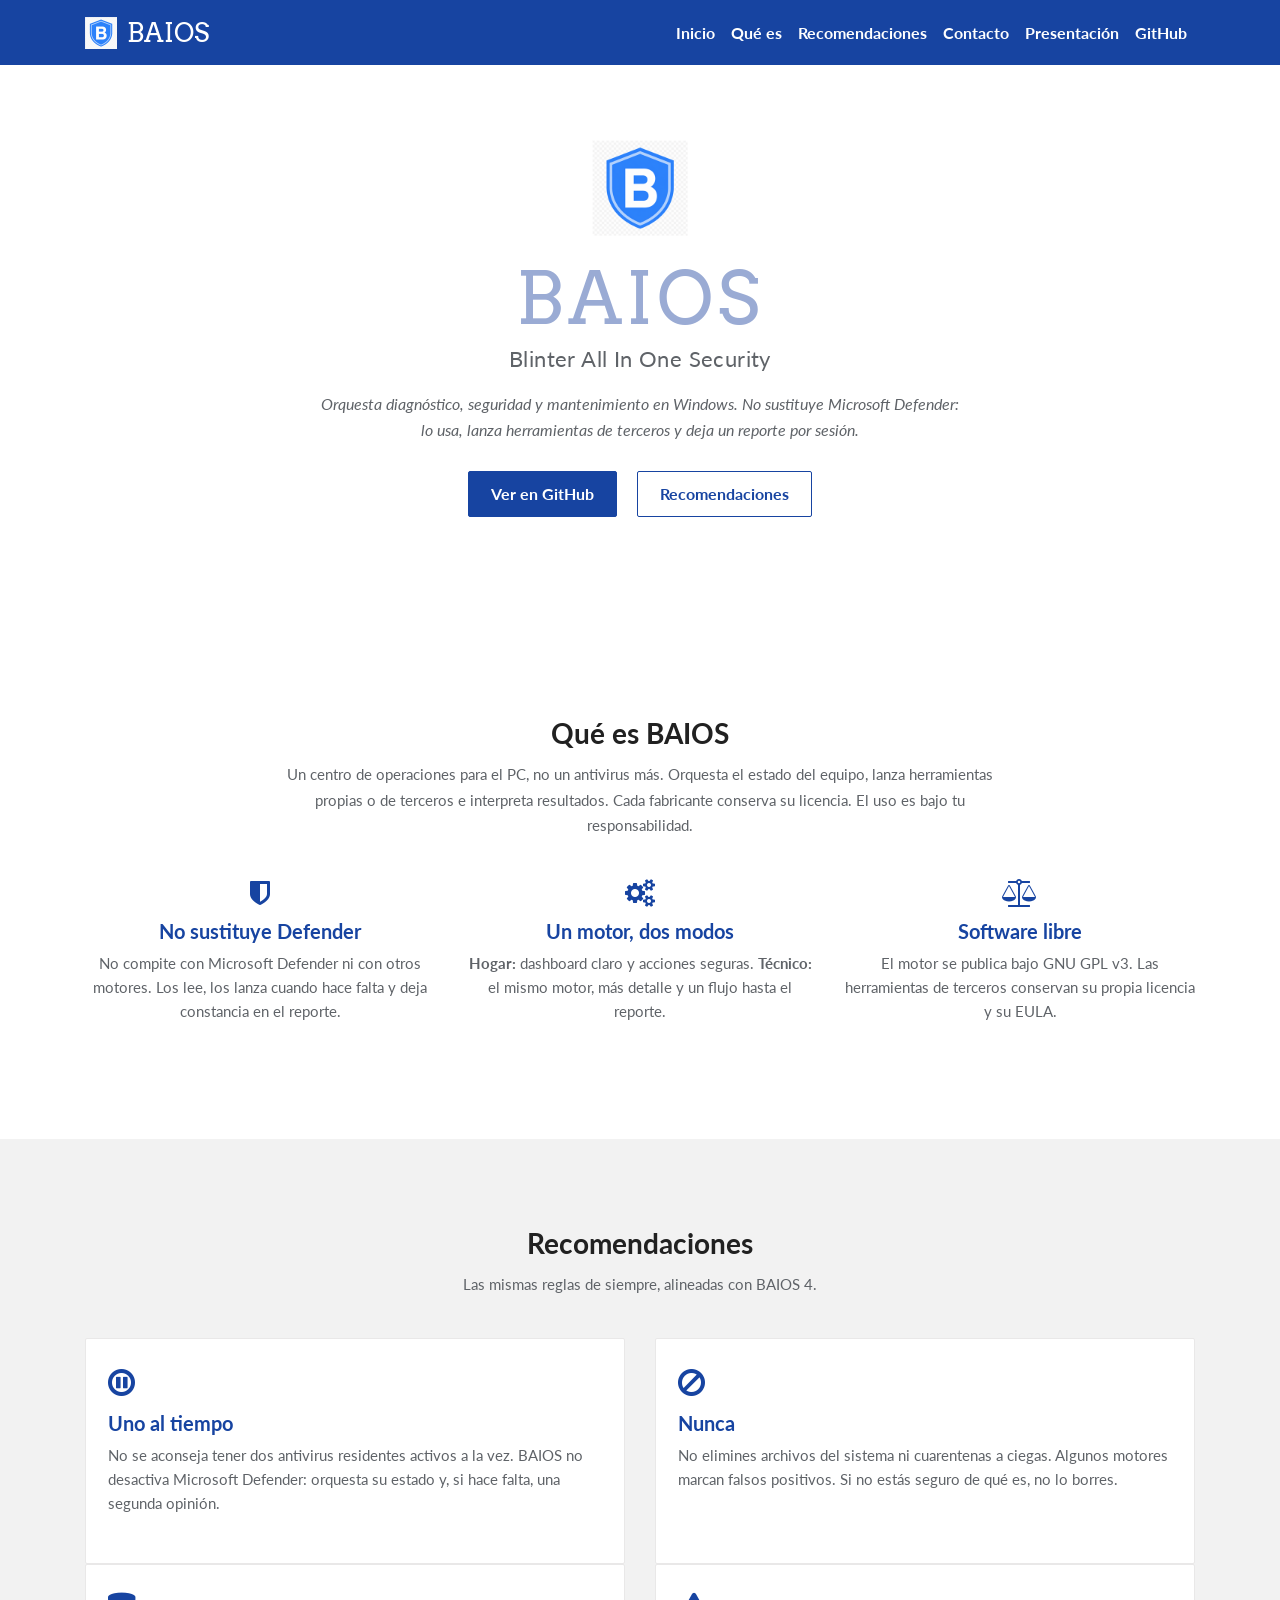
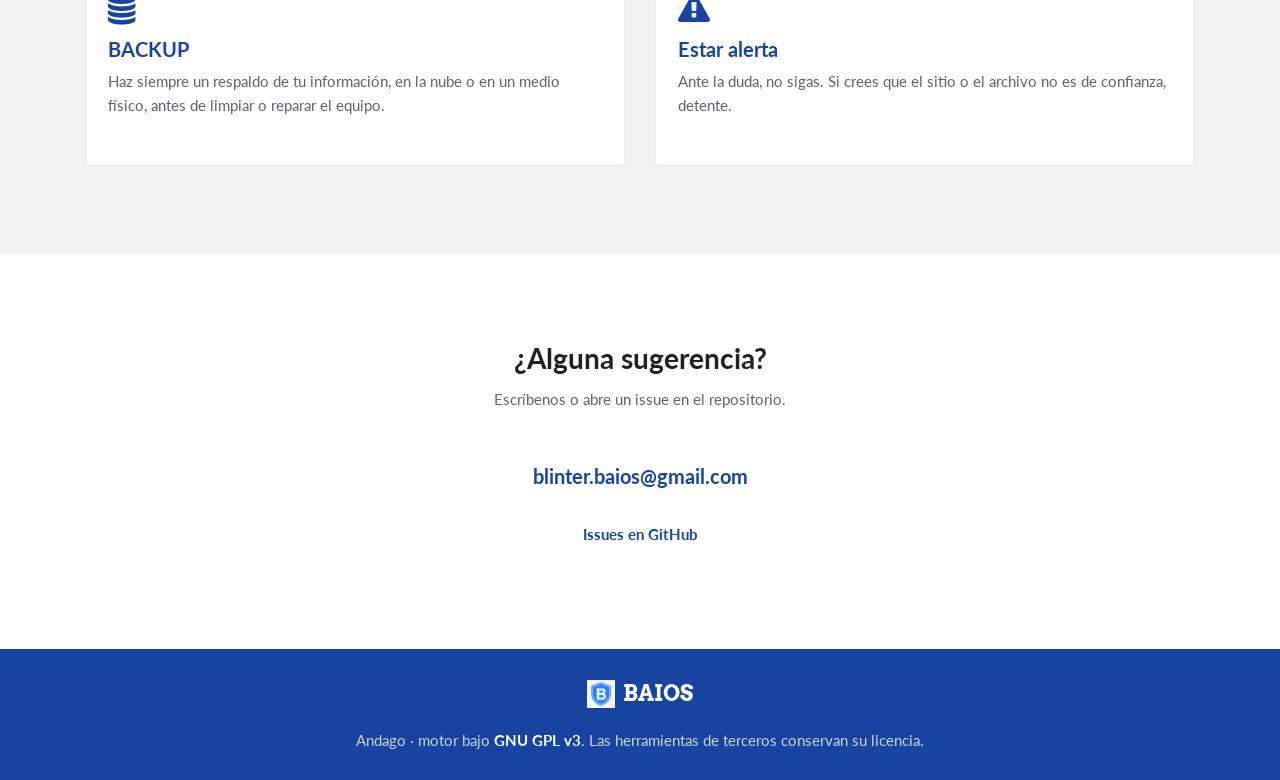
<file: website/index.html>
<!DOCTYPE html>
<html lang="es">
<head>
    <meta charset="utf-8">
    <meta name="viewport" content="width=device-width, initial-scale=1.0">
    <meta name="description" content="BAIOS (Blinter All In One Security) orquesta diagnóstico, seguridad y mantenimiento en Windows. No es un antivirus: no sustituye Microsoft Defender.">
    <meta name="author" content="Andago">
    <link rel="shortcut icon" href="images/favicon.ico">
    <title>BAIOS — Blinter All In One Security</title>
    <link rel="preconnect" href="https://fonts.googleapis.com">
    <link rel="preconnect" href="https://fonts.gstatic.com" crossorigin>
    <link href="https://fonts.googleapis.com/css2?family=Arvo:wght@400;700&family=Lato:ital,wght@0,400;0,700;1,400&display=swap" rel="stylesheet">
    <link href="css/bootstrap.min.css" rel="stylesheet">
    <link href="css/font-awesome.min.css" rel="stylesheet">
    <link href="css/baios.css?v=3" rel="stylesheet">
</head>
<body>

    <nav class="navbar navbar-expand-lg fixed-top navbar-baios">
        <div class="container">
            <a class="navbar-brand" href="#inicio">
                <img src="images/logo.png" alt="">
                BAIOS
            </a>
            <button class="navbar-toggler" type="button" data-toggle="collapse" data-target="#nav" aria-controls="nav" aria-expanded="false" aria-label="Abrir menú">
                <i class="fa fa-bars"></i>
            </button>
            <div class="collapse navbar-collapse" id="nav">
                <ul class="navbar-nav ml-auto">
                    <li class="nav-item"><a class="nav-link" href="#inicio">Inicio</a></li>
                    <li class="nav-item"><a class="nav-link" href="#que-es">Qué es</a></li>
                    <li class="nav-item"><a class="nav-link" href="#recomendaciones">Recomendaciones</a></li>
                    <li class="nav-item"><a class="nav-link" href="#contacto">Contacto</a></li>
                    <li class="nav-item"><a class="nav-link" href="presentacion/">Presentación</a></li>
                    <li class="nav-item"><a class="nav-link" href="https://github.com/andago9/BAIOS" target="_blank" rel="noopener noreferrer">GitHub</a></li>
                </ul>
            </div>
        </div>
    </nav>

    <header class="hero" id="inicio">
        <div class="container text-center">
            <img class="hero-logo" src="images/logo.png" alt="BAIOS">
            <h1>BAIOS</h1>
            <p class="hero-name">Blinter All In One Security</p>
            <p class="hero-lead">Orquesta diagnóstico, seguridad y mantenimiento en Windows. No sustituye Microsoft Defender: lo usa, lanza herramientas de terceros y deja un reporte por sesión.</p>
            <p class="hero-actions">
                <a class="btn btn-baios" href="https://github.com/andago9/BAIOS" target="_blank" rel="noopener noreferrer">Ver en GitHub</a>
                <a class="btn btn-ghost" href="#recomendaciones">Recomendaciones</a>
            </p>
        </div>
    </header>

    <section class="section" id="que-es">
        <div class="container">
            <h2 class="section-title">Qué es BAIOS</h2>
            <p class="section-lead">Un centro de operaciones para el PC, no un antivirus más. Orquesta el estado del equipo, lanza herramientas propias o de terceros e interpreta resultados. Cada fabricante conserva su licencia. El uso es bajo tu responsabilidad.</p>
            <div class="row">
                <div class="col-md-4 point">
                    <i class="fa fa-shield" aria-hidden="true"></i>
                    <h3>No sustituye Defender</h3>
                    <p>No compite con Microsoft Defender ni con otros motores. Los lee, los lanza cuando hace falta y deja constancia en el reporte.</p>
                </div>
                <div class="col-md-4 point">
                    <i class="fa fa-cogs" aria-hidden="true"></i>
                    <h3>Un motor, dos modos</h3>
                    <p><strong>Hogar:</strong> dashboard claro y acciones seguras. <strong>Técnico:</strong> el mismo motor, más detalle y un flujo hasta el reporte.</p>
                </div>
                <div class="col-md-4 point">
                    <i class="fa fa-balance-scale" aria-hidden="true"></i>
                    <h3>Software libre</h3>
                    <p>El motor se publica bajo GNU GPL v3. Las herramientas de terceros conservan su propia licencia y su EULA.</p>
                </div>
            </div>
        </div>
    </section>

    <section class="section section-alt" id="recomendaciones">
        <div class="container">
            <h2 class="section-title">Recomendaciones</h2>
            <p class="section-lead">Las mismas reglas de siempre, alineadas con BAIOS 4.</p>
            <div class="row">
                <div class="col-md-6">
                    <article class="card-rec">
                        <i class="fa fa-pause-circle-o" aria-hidden="true"></i>
                        <h3>Uno al tiempo</h3>
                        <p>No se aconseja tener dos antivirus residentes activos a la vez. BAIOS no desactiva Microsoft Defender: orquesta su estado y, si hace falta, una segunda opinión.</p>
                    </article>
                </div>
                <div class="col-md-6">
                    <article class="card-rec">
                        <i class="fa fa-ban" aria-hidden="true"></i>
                        <h3>Nunca</h3>
                        <p>No elimines archivos del sistema ni cuarentenas a ciegas. Algunos motores marcan falsos positivos. Si no estás seguro de qué es, no lo borres.</p>
                    </article>
                </div>
                <div class="col-md-6">
                    <article class="card-rec">
                        <i class="fa fa-database" aria-hidden="true"></i>
                        <h3>BACKUP</h3>
                        <p>Haz siempre un respaldo de tu información, en la nube o en un medio físico, antes de limpiar o reparar el equipo.</p>
                    </article>
                </div>
                <div class="col-md-6">
                    <article class="card-rec">
                        <i class="fa fa-exclamation-triangle" aria-hidden="true"></i>
                        <h3>Estar alerta</h3>
                        <p>Ante la duda, no sigas. Si crees que el sitio o el archivo no es de confianza, detente.</p>
                    </article>
                </div>
            </div>
        </div>
    </section>

    <section class="section" id="contacto">
        <div class="container text-center">
            <h2 class="section-title">¿Alguna sugerencia?</h2>
            <p class="section-lead">Escríbenos o abre un issue en el repositorio.</p>
            <p><a class="contact-mail" href="mailto:blinter.baios@gmail.com">blinter.baios@gmail.com</a></p>
            <p><a href="https://github.com/andago9/BAIOS/issues" target="_blank" rel="noopener noreferrer">Issues en GitHub</a></p>
        </div>
    </section>

    <footer class="footer">
        <div class="container text-center">
            <a class="footer-brand" href="#inicio">
                <img src="images/logo.png" alt="">
                BAIOS
            </a>
            <p>
                Andago · motor bajo <a href="https://github.com/andago9/BAIOS/blob/main/LICENSE" target="_blank" rel="noopener noreferrer">GNU GPL v3</a>.
                Las herramientas de terceros conservan su licencia.
            </p>
        </div>
    </footer>

    <script src="js/jquery.min.js"></script>
    <script src="js/bootstrap.bundle.min.js"></script>
    <script src="js/app.js"></script>
</body>
</html>
</file>
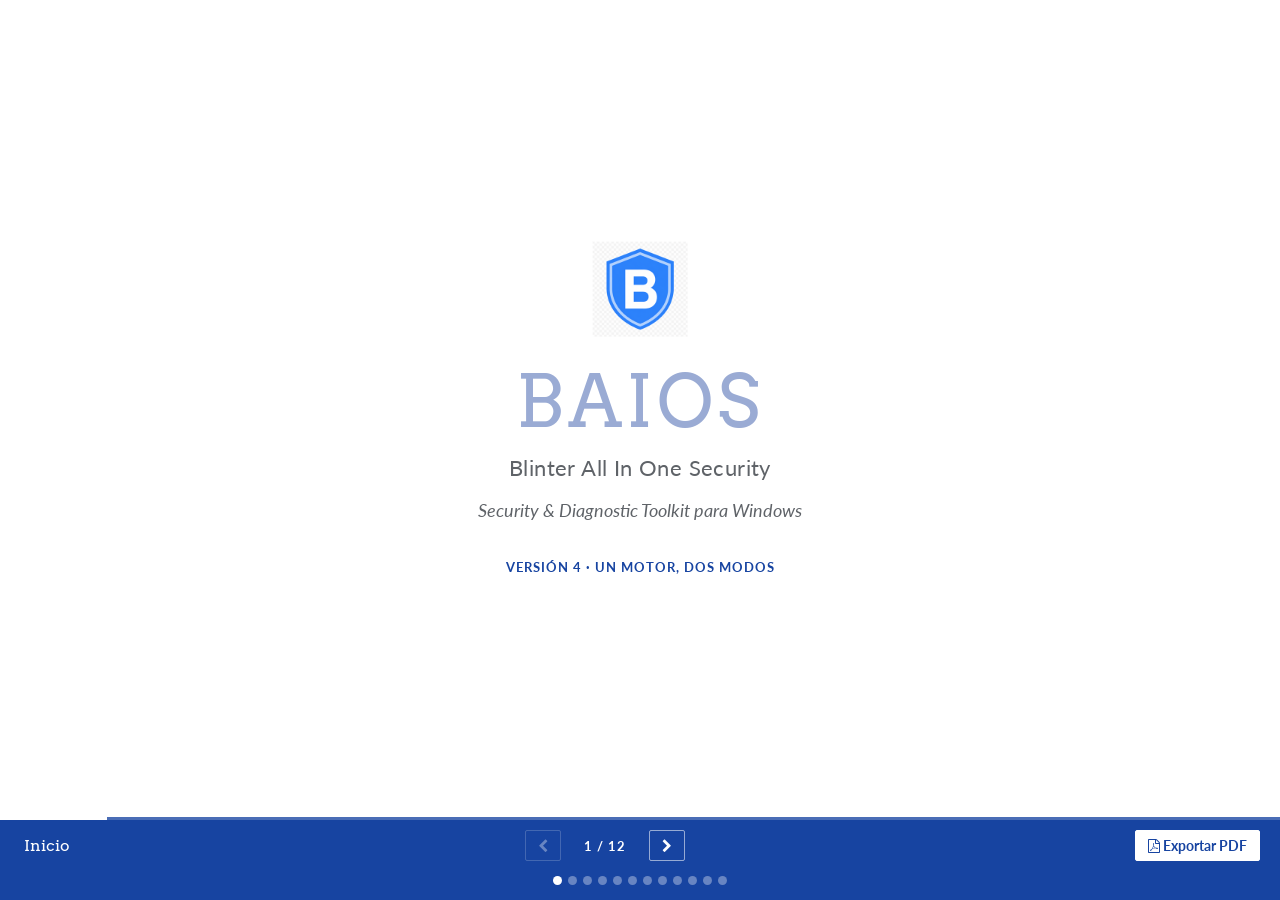
<file: website/presentacion/index.html>
<!DOCTYPE html>
<html lang="es">
<head>
    <meta charset="utf-8">
    <meta name="viewport" content="width=device-width, initial-scale=1.0">
    <meta name="description" content="Presentación de BAIOS (Blinter All In One Security): orquesta diagnóstico, seguridad y mantenimiento en Windows.">
    <meta name="author" content="Andago">
    <link rel="shortcut icon" href="../images/favicon.ico">
    <title>Presentación — BAIOS</title>
    <link rel="preconnect" href="https://fonts.googleapis.com">
    <link rel="preconnect" href="https://fonts.gstatic.com" crossorigin>
    <link href="https://fonts.googleapis.com/css2?family=Arvo:wght@400;700&family=Lato:ital,wght@0,400;0,700;1,400&display=swap" rel="stylesheet">
    <link href="../css/font-awesome.min.css" rel="stylesheet">
    <link href="css/presentacion.css?v=3" rel="stylesheet">
</head>
<body>
    <div class="deck" id="deck" role="region" aria-roledescription="presentación" aria-label="Presentación de BAIOS">

        <section class="slide slide--cover is-active" data-slide="1" aria-label="Portada">
            <div class="slide-inner slide-inner--center">
                <img class="cover-logo" src="../images/logo.png" alt="BAIOS">
                <h1>BAIOS</h1>
                <p class="cover-name">Blinter All In One Security</p>
                <p class="cover-tag">Security &amp; Diagnostic Toolkit para Windows</p>
                <p class="cover-meta">Versión 4 · Un motor, dos modos</p>
            </div>
        </section>

        <section class="slide" data-slide="2" aria-label="El problema">
            <div class="slide-inner">
                <p class="kicker">El problema</p>
                <h2>Un PC Windows, muchas preguntas</h2>
                <p class="lead">Un técnico o un usuario necesita, en una sola pasada, ver el estado del equipo y dejar constancia.</p>
                <ul class="grid-list">
                    <li><i class="fa fa-shield" aria-hidden="true"></i> ¿Defender y el firewall están activos?</li>
                    <li><i class="fa fa-microchip" aria-hidden="true"></i> Inventario de hardware y estado de disco</li>
                    <li><i class="fa fa-wifi" aria-hidden="true"></i> Red: IP, DNS, conectividad</li>
                    <li><i class="fa fa-wrench" aria-hidden="true"></i> Limpieza y reparación básicas</li>
                    <li><i class="fa fa-search" aria-hidden="true"></i> Segunda opinión antimalware cuando haga falta</li>
                    <li><i class="fa fa-file-text-o" aria-hidden="true"></i> Un reporte para llevarse</li>
                </ul>
            </div>
        </section>

        <section class="slide" data-slide="3" aria-label="Qué es BAIOS">
            <div class="slide-inner">
                <p class="kicker">Qué es</p>
                <h2>Un centro de operaciones, no un antivirus más</h2>
                <p class="lead">BAIOS orquesta diagnóstico, seguridad y mantenimiento del equipo. Lee el estado, lanza herramientas propias o de terceros, interpreta resultados y genera un reporte por sesión.</p>
                <div class="cards cards--3">
                    <article class="card">
                        <i class="fa fa-cogs" aria-hidden="true"></i>
                        <h3>Orquesta</h3>
                        <p>No compite con los motores: los usa y deja constancia.</p>
                    </article>
                    <article class="card">
                        <i class="fa fa-desktop" aria-hidden="true"></i>
                        <h3>Un motor</h3>
                        <p>Mismo núcleo para hogar y técnico. Distinta densidad de detalle.</p>
                    </article>
                    <article class="card">
                        <i class="fa fa-check-square-o" aria-hidden="true"></i>
                        <h3>Un reporte</h3>
                        <p>OK, aviso o fallo, con recomendaciones al cierre de la sesión.</p>
                    </article>
                </div>
            </div>
        </section>

        <section class="slide" data-slide="4" aria-label="Qué no es">
            <div class="slide-inner">
                <p class="kicker">Qué no es</p>
                <h2>Límites claros</h2>
                <p class="lead">BAIOS no sustituye el software que ya protege el equipo. Orquesta; no reemplaza.</p>
                <ul class="not-list">
                    <li><strong>No es un antivirus.</strong> No sustituye Microsoft Defender ni otros motores residentes.</li>
                    <li><strong>No reimplementa</strong> AdwCleaner, Autoruns ni el resto de herramientas de terceros.</li>
                    <li><strong>No es una ISO masiva</strong> de ejecutables embebidos que hay que recompilar cada vez.</li>
                    <li><strong>No hay edición empresarial.</strong> Un motor, dos modos: Hogar y Técnico.</li>
                    <li><strong>No es un LiveCD</strong> en 4.0. Rescue llega después, solo con enlaces oficiales.</li>
                </ul>
            </div>
        </section>

        <section class="slide" data-slide="5" aria-label="Un motor, dos modos">
            <div class="slide-inner">
                <p class="kicker">Modos</p>
                <h2>Un motor, dos modos</h2>
                <p class="lead">El mismo BAIOS.exe. Cambia lo que se muestra, no el núcleo.</p>
                <div class="cards cards--2">
                    <article class="card card--mode">
                        <i class="fa fa-home" aria-hidden="true"></i>
                        <h3>Hogar</h3>
                        <p>Usuario doméstico. Dashboard claro, alertas y acciones seguras. Pocas herramientas externas.</p>
                    </article>
                    <article class="card card--mode">
                        <i class="fa fa-terminal" aria-hidden="true"></i>
                        <h3>Técnico</h3>
                        <p>Técnico de sistemas. El mismo motor, más detalle y un flujo guiado USB/PC hasta el reporte.</p>
                    </article>
                </div>
            </div>
        </section>

        <section class="slide" data-slide="6" aria-label="Flujo de trabajo">
            <div class="slide-inner">
                <p class="kicker">Flujo</p>
                <h2>De conectar a dejar constancia</h2>
                <p class="lead">El recorrido objetivo de una sesión.</p>
                <ol class="flow">
                    <li><span>1</span> Conecta BAIOS</li>
                    <li><span>2</span> Diagnóstico</li>
                    <li><span>3</span> Seguridad</li>
                    <li><span>4</span> Hardware</li>
                    <li><span>5</span> Red</li>
                    <li><span>6</span> Mantenimiento</li>
                    <li><span>7</span> Reporte</li>
                </ol>
            </div>
        </section>

        <section class="slide" data-slide="7" aria-label="Módulos nativos">
            <div class="slide-inner">
                <p class="kicker">Motor 4.0</p>
                <h2>Módulos nativos</h2>
                <p class="lead">Lo que hace el propio BAIOS, sin depender de un portable.</p>
                <div class="cards cards--3">
                    <article class="card">
                        <i class="fa fa-tachometer" aria-hidden="true"></i>
                        <h3>Inicio</h3>
                        <p>Windows Update, Defender, firewall, disco, RAM/CPU y alertas.</p>
                    </article>
                    <article class="card">
                        <i class="fa fa-lock" aria-hidden="true"></i>
                        <h3>Seguridad</h3>
                        <p>Estado y análisis de Microsoft Defender (rápido, completo u offline).</p>
                    </article>
                    <article class="card">
                        <i class="fa fa-stethoscope" aria-hidden="true"></i>
                        <h3>Diagnóstico</h3>
                        <p>Hardware, SMART si es accesible, servicios, procesos, inicio y drivers.</p>
                    </article>
                    <article class="card">
                        <i class="fa fa-refresh" aria-hidden="true"></i>
                        <h3>Mantenimiento</h3>
                        <p>Temporales, cachés, papelera; DISM/SFC con confirmación. CHKDSK solo advertido.</p>
                    </article>
                    <article class="card">
                        <i class="fa fa-sitemap" aria-hidden="true"></i>
                        <h3>Red</h3>
                        <p>IP, DNS, gateway, ping, tracert, flush DNS y renovar DHCP.</p>
                    </article>
                    <article class="card">
                        <i class="fa fa-bar-chart" aria-hidden="true"></i>
                        <h3>Reportes</h3>
                        <p>Un informe por sesión en texto o HTML: OK, aviso o fallo.</p>
                    </article>
                </div>
            </div>
        </section>

        <section class="slide" data-slide="8" aria-label="Herramientas que lanza">
            <div class="slide-inner">
                <p class="kicker">Herramientas</p>
                <h2>Lanza, no reemplaza</h2>
                <p class="lead">En 4.0 se lanzan copias locales o descargadas por el usuario. Actualización por manifiesto: 4.1.</p>
                <div class="cards cards--3">
                    <article class="card">
                        <i class="fa fa-bug" aria-hidden="true"></i>
                        <h3>AdwCleaner</h3>
                        <p>Malwarebytes. Cuarentena de PUP y adware. No borrar a ciegas.</p>
                    </article>
                    <article class="card">
                        <i class="fa fa-medkit" aria-hidden="true"></i>
                        <h3>Safety Scanner</h3>
                        <p>Microsoft MSERT. Segunda opinión. El binario caduca ~10 días.</p>
                    </article>
                    <article class="card">
                        <i class="fa fa-list-alt" aria-hidden="true"></i>
                        <h3>Autoruns</h3>
                        <p>Sysinternals. Inventario de autostart. No deshabilitar entradas de Microsoft sin saber qué son.</p>
                    </article>
                </div>
                <p class="footnote">Cada fabricante conserva su licencia y su EULA. El uso es bajo responsabilidad del usuario.</p>
            </div>
        </section>

        <section class="slide" data-slide="9" aria-label="Principios">
            <div class="slide-inner">
                <p class="kicker">Principios</p>
                <h2>Cómo se decide el producto</h2>
                <ul class="principle-list">
                    <li><strong>Orquestar, no reemplazar.</strong> Defender y los portables siguen siendo de sus fabricantes.</li>
                    <li><strong>Motor nativo primero;</strong> las herramientas externas después.</li>
                    <li><strong>Probar cada herramienta</strong> antes de incluirla en el catálogo.</li>
                    <li><strong>Mostrar fabricante, versión, EULA,</strong> arquitectura y si requiere administrador.</li>
                    <li><strong>Advertir falsos positivos.</strong> No borrar archivos de sistema a ciegas.</li>
                    <li><strong>Un reporte por sesión,</strong> con OK / aviso / fallo y recomendaciones.</li>
                </ul>
            </div>
        </section>

        <section class="slide" data-slide="10" aria-label="Recomendaciones">
            <div class="slide-inner">
                <p class="kicker">Buenas prácticas</p>
                <h2>Recomendaciones</h2>
                <p class="lead">Las mismas reglas de siempre, alineadas con BAIOS 4.</p>
                <div class="cards cards--2">
                    <article class="card">
                        <i class="fa fa-pause-circle-o" aria-hidden="true"></i>
                        <h3>Uno al tiempo</h3>
                        <p>No se aconsejan dos antivirus residentes activos a la vez. BAIOS no desactiva Defender.</p>
                    </article>
                    <article class="card">
                        <i class="fa fa-ban" aria-hidden="true"></i>
                        <h3>Nunca a ciegas</h3>
                        <p>No elimines archivos del sistema ni cuarentenas si no estás seguro de qué son.</p>
                    </article>
                    <article class="card">
                        <i class="fa fa-database" aria-hidden="true"></i>
                        <h3>BACKUP</h3>
                        <p>Respalda la información, en la nube o en un medio físico, antes de limpiar o reparar.</p>
                    </article>
                    <article class="card">
                        <i class="fa fa-exclamation-triangle" aria-hidden="true"></i>
                        <h3>Estar alerta</h3>
                        <p>Ante la duda, no sigas. Si el sitio o el archivo no es de confianza, detente.</p>
                    </article>
                </div>
            </div>
        </section>

        <section class="slide" data-slide="11" aria-label="Licencia">
            <div class="slide-inner">
                <p class="kicker">Software libre</p>
                <h2>Licencia</h2>
                <div class="cards cards--2">
                    <article class="card card--mode">
                        <i class="fa fa-balance-scale" aria-hidden="true"></i>
                        <h3>Motor BAIOS</h3>
                        <p>Se publica bajo <strong>GNU GPL v3</strong>. El código está en GitHub. Windows x64, .NET 8 + WPF.</p>
                    </article>
                    <article class="card card--mode">
                        <i class="fa fa-files-o" aria-hidden="true"></i>
                        <h3>Herramientas de terceros</h3>
                        <p>Conservan su propia licencia y su EULA. BAIOS las declara, las lanza y no las reimplementa.</p>
                    </article>
                </div>
                <p class="footnote">No hay edición empresarial ni está prevista.</p>
            </div>
        </section>

        <section class="slide slide--cover" data-slide="12" aria-label="Cierre">
            <div class="slide-inner slide-inner--center">
                <img class="cover-logo cover-logo--sm" src="../images/logo.png" alt="">
                <h2 class="cover-close">¿Alguna sugerencia?</h2>
                <p class="cover-name">Andago · BAIOS</p>
                <p class="cover-contact">
                    <a href="mailto:blinter.baios@gmail.com">blinter.baios@gmail.com</a>
                </p>
                <p class="cover-contact">
                    <a href="https://github.com/andago9/BAIOS" target="_blank" rel="noopener noreferrer">github.com/andago9/BAIOS</a>
                </p>
                <p class="cover-meta">Motor bajo GNU GPL v3 · Las herramientas de terceros conservan su licencia</p>
            </div>
        </section>

    </div>

    <div class="chrome" aria-hidden="false">
        <div class="chrome-progress" aria-hidden="true"><span id="progress"></span></div>
        <div class="chrome-bar">
            <a class="chrome-home" href="../index.html">Inicio</a>
            <button type="button" class="chrome-btn" id="prev" aria-label="Diapositiva anterior">
                <i class="fa fa-chevron-left" aria-hidden="true"></i>
            </button>
            <p class="chrome-count" id="count" aria-live="polite">1 / 12</p>
            <button type="button" class="chrome-btn" id="next" aria-label="Diapositiva siguiente">
                <i class="fa fa-chevron-right" aria-hidden="true"></i>
            </button>
            <button type="button" class="chrome-btn chrome-btn--print" id="print" title="Exportar PDF (P)">
                <i class="fa fa-file-pdf-o" aria-hidden="true"></i> Exportar PDF
            </button>
        </div>
        <ol class="chrome-dots" id="dots" aria-label="Índice de diapositivas"></ol>
    </div>

    <script src="js/presentacion.js"></script>
</body>
</html>
</file>
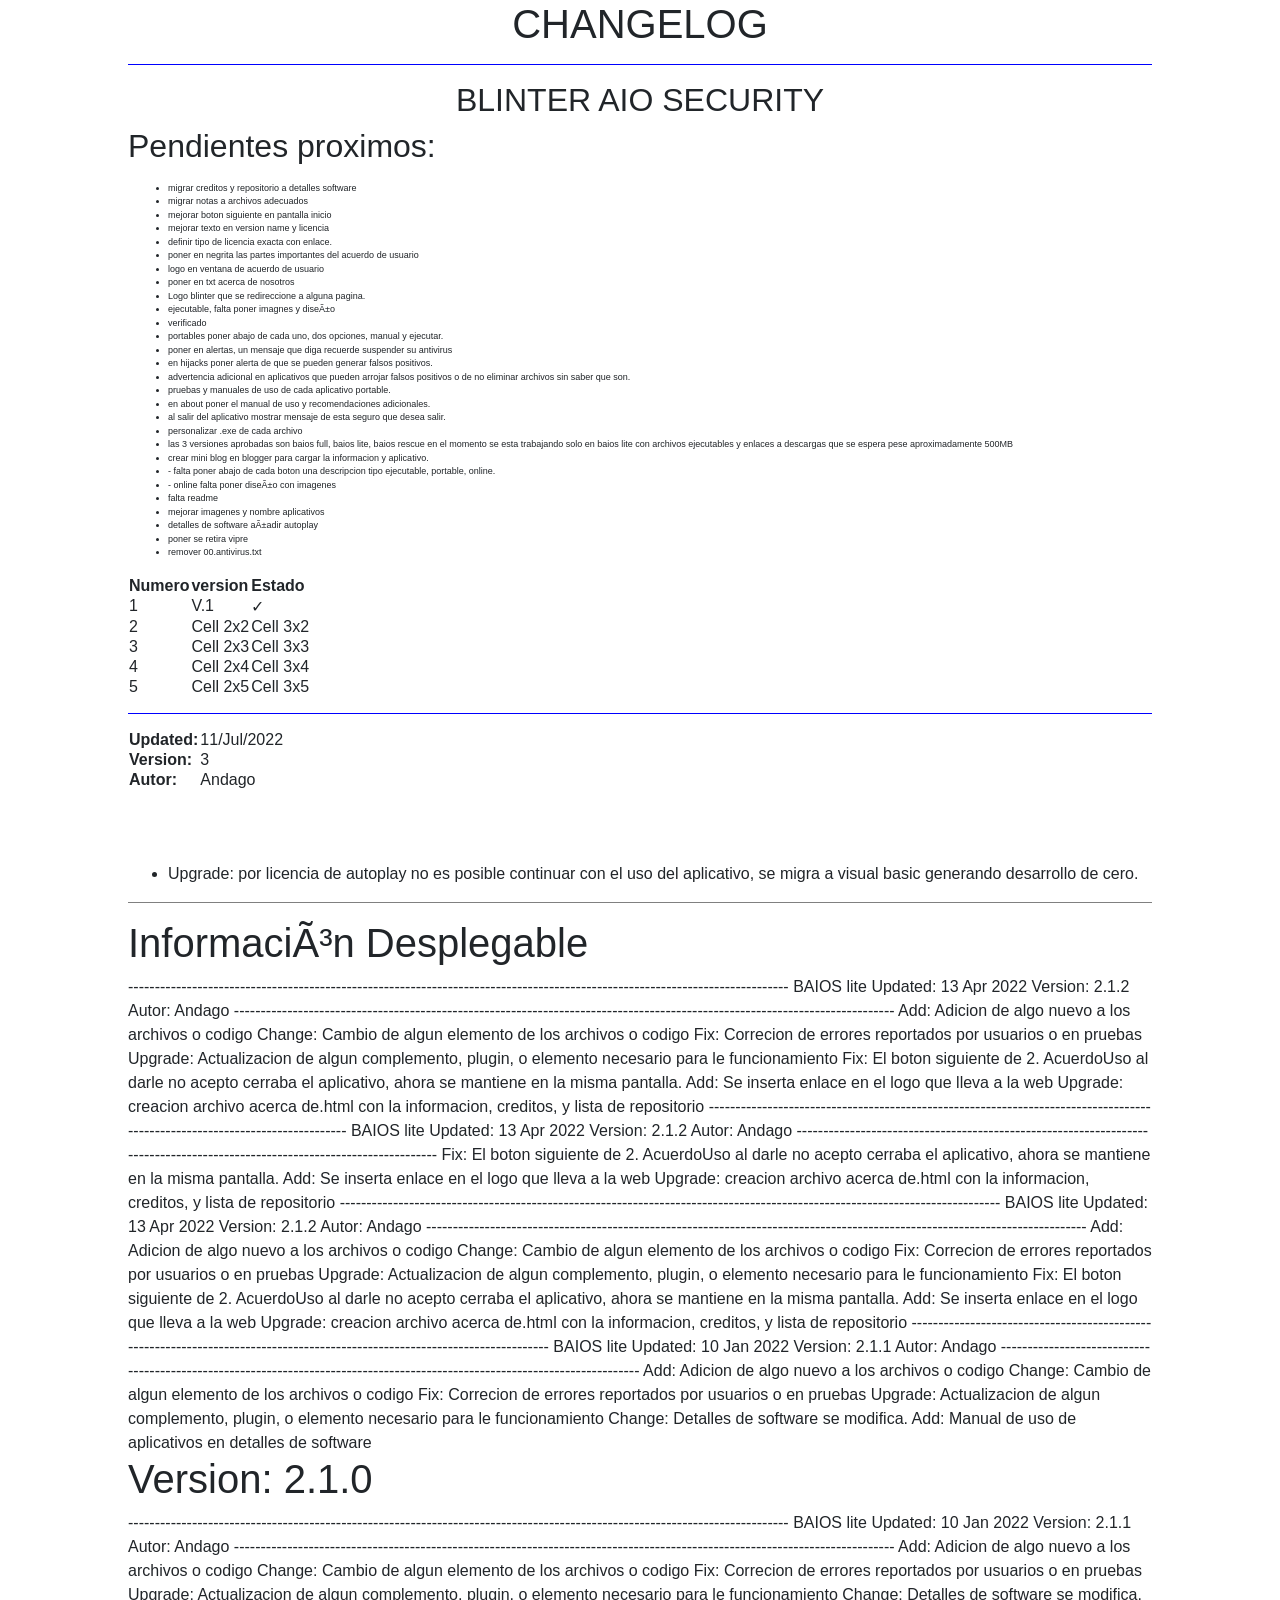
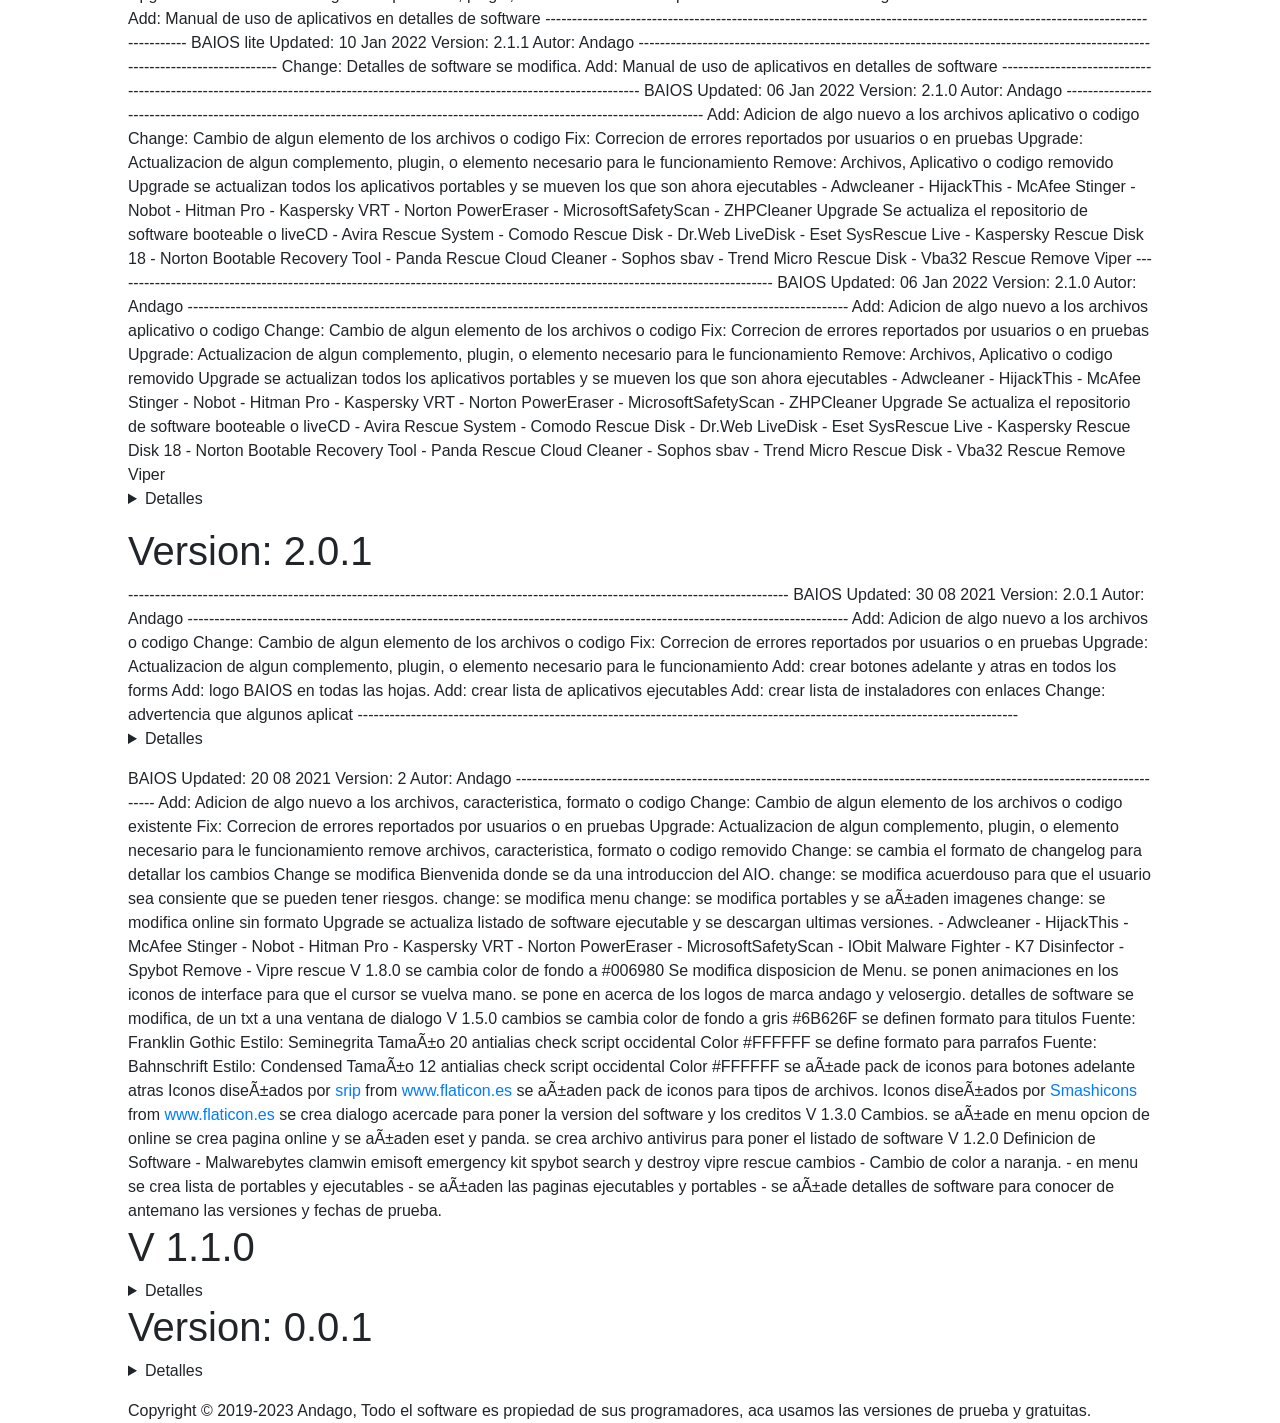
<file: Changelog.html>
<html lang="es"
<head>

<link rel="stylesheet" href="https://stackpath.bootstrapcdn.com/bootstrap/4.3.1/css/bootstrap.min.css" integrity="sha384-ggOyR0iXCbMQv3Xipma34MD+dH/1fQ784/j6cY/iJTQUOhcWr7x9JvoRxT2MZw1T" crossorigin="anonymous">
<style>

#content {
max-width:80%;
margin:auto;
}
#prox {
font-size: 9;
}
</style>
</head>

<body lang=ES link=blue vlink=blue style='tab-interval:35.4pt'>
<div class=Section1>
<div id=content>
<h1 class="text-center">CHANGELOG</h1>
<hr style="border-color:blue;">
<center><h2>BLINTER AIO SECURITY</h2></center>
<h2>Pendientes proximos:</h2>
<p>
<div id=prox>
<ul>
<li>migrar creditos y repositorio a detalles software</li>
<li>migrar notas a archivos adecuados</li>
<li>mejorar boton siguiente en pantalla inicio</li>
<li>mejorar texto en version name y licencia</li>
<li>definir tipo de licencia exacta con enlace.</li>
<li>poner en negrita las partes importantes del acuerdo de usuario</li>
<li>logo en ventana de acuerdo de usuario</li>
<li>poner en txt acerca de nosotros</li>
<li>Logo blinter que se redireccione a alguna pagina.</li>
<li>ejecutable, falta poner imagnes y diseño</li>
<li>verificado</li>
<li>portables poner abajo de cada uno, dos opciones, manual y ejecutar.</li>
<li>poner en alertas, un mensaje que diga recuerde suspender su antivirus</li>
<li>en hijacks poner alerta de que se pueden generar falsos positivos. </li>
<li>advertencia adicional en aplicativos que pueden arrojar falsos positivos o de no eliminar archivos sin saber que son.</li>
<li>pruebas y manuales de uso de cada aplicativo portable.</li>
<li>en about poner el manual de uso y recomendaciones adicionales.</li>
<li>al salir del aplicativo mostrar mensaje de esta seguro que desea salir.</li>
<li>personalizar .exe de cada archivo</li>
<li>las 3 versiones aprobadas son baios full, baios lite, baios rescue en el momento se esta trabajando solo en baios lite con archivos ejecutables y enlaces a descargas que se espera pese aproximadamente 500MB</li>
<li>crear mini blog en blogger para cargar la informacion y aplicativo.</li>
<li>- falta poner abajo de cada boton una descripcion tipo ejecutable, portable, online. </li>
<li>- online falta poner diseño con imagenes</li>
<li>falta readme</li>
<li>mejorar imagenes y nombre aplicativos</li>
<li>detalles de software añadir autoplay</li>
<li>poner se retira vipre</li>
<li>remover 00.antivirus.txt</li>
</ul>

</div>
</p>

<div>
<table>
	<thead>
		<tr>
			<th>Numero</th>
			<th>version</th>
			<th>Estado</th>
		</tr>
	</thead>
	<tbody>
		<tr>
			<td>1</td>
			<td>V.1</td>
			<td><span>&#10003;</span></td>
		</tr>
		<tr>
			<td>2</td>
			<td>Cell 2x2</td>
			<td>Cell 3x2</td>
		</tr>
		<tr>
			<td>3</td>
			<td>Cell 2x3</td>
			<td>Cell 3x3</td>
		</tr>
		<tr>
			<td>4</td>
			<td>Cell 2x4</td>
			<td>Cell 3x4</td>
		</tr>
		<tr>
			<td>5</td>
			<td>Cell 2x5</td>
			<td>Cell 3x5</td>
		</tr>
	</tbody>
</table>

</div>
<hr style="border-color:blue;">

<table class="default">
  <tr>
    <th> Updated:  </th>
    <td>11/Jul/2022</th>
  </tr>
  <tr>
    <th>Version:</th>
    <td>3</th>
  </tr>
    <tr>
    <th>Autor:</th>
    <td>Andago</th>
  </tr>
</table>

<BR>


<BR>
<BR>
<ul>
<li>Upgrade: por licencia de autoplay no es posible continuar con el uso del aplicativo, se migra a visual basic generando desarrollo de cero.</li>
</UL>
<hr style="border-color:gray;">


  <h1>Información Desplegable</h1>
  
----------------------------------------------------------------------------------------------------------------------------
BAIOS lite
Updated:	13 Apr 2022
Version:	2.1.2
Autor:		Andago
----------------------------------------------------------------------------------------------------------------------------
Add:		Adicion de algo nuevo a los archivos o codigo 
Change:		Cambio de algun elemento de los archivos o codigo
Fix: 		Correcion de errores reportados por usuarios o en pruebas 
Upgrade:	Actualizacion de algun complemento, plugin, o elemento necesario para le funcionamiento

Fix:		El boton siguiente de 2. AcuerdoUso al darle no acepto cerraba el aplicativo, ahora se 
			mantiene en la misma pantalla.
Add:		Se inserta enlace en el logo que lleva a la web
Upgrade:	creacion archivo acerca de.html con la informacion, creditos, y lista de repositorio

----------------------------------------------------------------------------------------------------------------------------
BAIOS lite
Updated:	13 Apr 2022
Version:	2.1.2
Autor:		Andago
----------------------------------------------------------------------------------------------------------------------------


Fix:		El boton siguiente de 2. AcuerdoUso al darle no acepto cerraba el aplicativo, ahora se 
			mantiene en la misma pantalla.
Add:		Se inserta enlace en el logo que lleva a la web
Upgrade:	creacion archivo acerca de.html con la informacion, creditos, y lista de repositorio




----------------------------------------------------------------------------------------------------------------------------
BAIOS lite
Updated:	13 Apr 2022
Version:	2.1.2
Autor:		Andago
----------------------------------------------------------------------------------------------------------------------------
Add:		Adicion de algo nuevo a los archivos o codigo 
Change:		Cambio de algun elemento de los archivos o codigo
Fix: 		Correcion de errores reportados por usuarios o en pruebas 
Upgrade:	Actualizacion de algun complemento, plugin, o elemento necesario para le funcionamiento

Fix:		El boton siguiente de 2. AcuerdoUso al darle no acepto cerraba el aplicativo, ahora se 
			mantiene en la misma pantalla.
Add:		Se inserta enlace en el logo que lleva a la web
Upgrade:	creacion archivo acerca de.html con la informacion, creditos, y lista de repositorio




----------------------------------------------------------------------------------------------------------------------------
BAIOS lite
Updated:	10 Jan 2022
Version:	2.1.1
Autor:		Andago
----------------------------------------------------------------------------------------------------------------------------
Add:		Adicion de algo nuevo a los archivos o codigo 
Change:		Cambio de algun elemento de los archivos o codigo
Fix: 		Correcion de errores reportados por usuarios o en pruebas 
Upgrade:	Actualizacion de algun complemento, plugin, o elemento necesario para le funcionamiento

Change:		Detalles de software se modifica.
Add:		Manual de uso de aplicativos en detalles de software
 <h1>Version:	2.1.0</h1>
 
 ----------------------------------------------------------------------------------------------------------------------------
BAIOS lite
Updated:	10 Jan 2022
Version:	2.1.1
Autor:		Andago
----------------------------------------------------------------------------------------------------------------------------
Add:		Adicion de algo nuevo a los archivos o codigo 
Change:		Cambio de algun elemento de los archivos o codigo
Fix: 		Correcion de errores reportados por usuarios o en pruebas 
Upgrade:	Actualizacion de algun complemento, plugin, o elemento necesario para le funcionamiento

Change:		Detalles de software se modifica.
Add:		Manual de uso de aplicativos en detalles de software



----------------------------------------------------------------------------------------------------------------------------
BAIOS lite
Updated:	10 Jan 2022
Version:	2.1.1
Autor:		Andago
----------------------------------------------------------------------------------------------------------------------------


Change:		Detalles de software se modifica.
Add:		Manual de uso de aplicativos en detalles de software


----------------------------------------------------------------------------------------------------------------------------
BAIOS
Updated:	06 Jan 2022
Version:	2.1.0
Autor:		Andago
----------------------------------------------------------------------------------------------------------------------------
Add:		Adicion de algo nuevo a los archivos aplicativo o codigo 
Change:		Cambio de algun elemento de los archivos o codigo
Fix: 		Correcion de errores reportados por usuarios o en pruebas 
Upgrade:	Actualizacion de algun complemento, plugin, o elemento necesario para le funcionamiento
Remove:		Archivos, Aplicativo o codigo removido

Upgrade		se actualizan todos los aplicativos portables y se mueven los que son ahora ejecutables
			- Adwcleaner
			- HijackThis
			- McAfee Stinger
			- Nobot
			- Hitman Pro
			- Kaspersky VRT 
			- Norton PowerEraser
			- MicrosoftSafetyScan
			- ZHPCleaner
			
Upgrade		Se actualiza el repositorio de software booteable o liveCD
			- Avira Rescue System
			- Comodo Rescue Disk
			- Dr.Web LiveDisk
			- Eset SysRescue Live
			- Kaspersky Rescue Disk 18
			- Norton Bootable Recovery Tool
			- Panda Rescue Cloud Cleaner
			- Sophos sbav
			- Trend Micro Rescue Disk
			- Vba32 Rescue
Remove		Viper


----------------------------------------------------------------------------------------------------------------------------
BAIOS
Updated:	06 Jan 2022
Version:	2.1.0
Autor:		Andago
----------------------------------------------------------------------------------------------------------------------------
Add:		Adicion de algo nuevo a los archivos aplicativo o codigo 
Change:		Cambio de algun elemento de los archivos o codigo
Fix: 		Correcion de errores reportados por usuarios o en pruebas 
Upgrade:	Actualizacion de algun complemento, plugin, o elemento necesario para le funcionamiento
Remove:		Archivos, Aplicativo o codigo removido

Upgrade		se actualizan todos los aplicativos portables y se mueven los que son ahora ejecutables
			- Adwcleaner
			- HijackThis
			- McAfee Stinger
			- Nobot
			- Hitman Pro
			- Kaspersky VRT 
			- Norton PowerEraser
			- MicrosoftSafetyScan
			- ZHPCleaner
			
Upgrade		Se actualiza el repositorio de software booteable o liveCD
			- Avira Rescue System
			- Comodo Rescue Disk
			- Dr.Web LiveDisk
			- Eset SysRescue Live
			- Kaspersky Rescue Disk 18
			- Norton Bootable Recovery Tool
			- Panda Rescue Cloud Cleaner
			- Sophos sbav
			- Trend Micro Rescue Disk
			- Vba32 Rescue
Remove		Viper



  <details>
    <summary>Detalles</summary>
	
	
    <p>
BAIOS<br>
Updated:	06 Jan 2022<br>
Version:	2.1.0 <br>
Autor:		Andago</p>

    <summary>Add</summary>
    <ul>

	  <li>crear botones adelante y atras en todos los forms</li>
<li>logo BAIOS en todas las hojas.</li>
<li>crear lista de aplicativos ejecutables</li>
<li>crear lista de instaladores con enlaces</li>
<li>advertencia que algunos aplicativos</li>
    </ul>


    <summary>Changes</summary>
    <ul>
      <li>Cambio de algún elemento de los archivos o código</li>
    </ul>

    <summary>Fix</summary>
    <ul>
      <li>Corrección de errores reportados por usuarios o en pruebas</li>
    </ul>

    <summary>Upgrade</summary>
    <ul>
      <li>se actualizan todos los aplicativos portables y se mueven los que son ahora ejecutables</li>

       <li>Nota: Se utiliza Autoplay Media Studio 8 para generar autorun</li>
      <li>Nota: Definición de Software. Todo el software añadido es probado previamente</li>
	        <li>Se adicionan aplicativos:
        <ul>
		<li>Adwcleaner</li>
<li>HijackThis</li>
<li>McAfee Stinger</li>
<li>Nobot</li>
<li>Hitman Pro</li>
<li>Kaspersky VRT </li>
<li>Norton PowerEraser</li>
<li>MicrosoftSafetyScan</li>
<li>ZHPCleaner</li>
       </ul>
      </li>
	  
	       <li>Se actualiza el repositorio de software booteable o liveCD</li>

        <ul>
	<li>Avira Rescue System</li>
<li>Comodo Rescue Disk</li>
<li>Dr.Web LiveDisk</li>
<li>Eset SysRescue Live</li>
<li>Kaspersky Rescue Disk 18</li>
<li>Norton Bootable Recovery Tool</li>
<li>Panda Rescue Cloud Cleaner</li>
<li>Sophos sbav</li>
<li>Trend Micro Rescue Disk</li>
<li>Vba32 Rescue</li>
       </ul>
      </li>
    </ul>
 
    <summary>Remove</summary>
    <ul>
      <li>Viper</li>
    </ul>
	<summary>Notes</summary>
    <ul>
      <li>Nota importante</li>
    </ul>
  </details>


</p>
  </details>


 <h1>Version:	2.0.1</h1>
----------------------------------------------------------------------------------------------------------------------------
BAIOS
Updated:	30 08 2021
Version:	2.0.1
Autor:		Andago
----------------------------------------------------------------------------------------------------------------------------
Add:		Adicion de algo nuevo a los archivos o codigo 
Change:		Cambio de algun elemento de los archivos o codigo
Fix: 		Correcion de errores reportados por usuarios o en pruebas 
Upgrade:	Actualizacion de algun complemento, plugin, o elemento necesario para le funcionamiento

Add:		crear botones adelante y atras en todos los forms
Add:		logo BAIOS en todas las hojas.
Add:		crear lista de aplicativos ejecutables
Add:		crear lista de instaladores con enlaces
Change:		advertencia que algunos aplicat

----------------------------------------------------------------------------------------------------------------------------




  <details>
    <summary>Detalles</summary>
	
    <p>

Updated:	30 08 2021<br>
Version:	2.0.1 <br>
Autor:		Andago</p>

----------------------------------------------------------------------------------------------------------------------------
BAIOS
Updated:	30 08 2021
Version:	2.0.1
Autor:		Andago
----------------------------------------------------------------------------------------------------------------------------
Add:		Adicion de algo nuevo a los archivos o codigo 
Change:		Cambio de algun elemento de los archivos o codigo
Fix: 		Correcion de errores reportados por usuarios o en pruebas 
Upgrade:	Actualizacion de algun complemento, plugin, o elemento necesario para le funcionamiento

Add:		crear botones adelante y atras en todos los forms
Add:		logo BAIOS en todas las hojas.
Add:		crear lista de aplicativos ejecutables
Add:		crear lista de instaladores con enlaces
Change:		advertencia que algunos aplicat


se añade pack de iconos para botones adelante atras

Iconos diseñados por <a href="https://www.flaticon.es/autores/srip" title="srip">srip</a> from <a href="https://www.flaticon.es/" title="Flaticon"> www.flaticon.es</a> https://www.flaticon.es/packs/ui-217

se añaden pack de iconos para tipos de archivos.
Iconos diseñados por <a href="https://www.flaticon.es/autores/smashicons" title="Smashicons">Smashicons</a> from <a href="https://www.flaticon.es/" title="Flaticon"> www.flaticon.es</a> https://www.flaticon.es/packs/file-type-set

se crea dialogo acercade para poner la version del software y los creditos


se cambia color de fondo a  #006980
Se modifica disposicion de Menu.
se ponen animaciones en los iconos de interface para que el cursor se vuelva mano.
se pone en acerca de los logos de marca andago y velosergio.
detalles de software se modifica, de un txt a una ventana de dialogo


    <summary>Add</summary>
    <ul>
      <li>Se adicionan aplicativos:
        <ul>
          <li>Adwcleaner</li>
          <li>HijackThis</li>
          <li>McAfee Stinger</li>
          <li>Nobot</li>
          <li>Hitman Pro</li>
		  se crean los accesos para cada aplicativo

y se añaden los programas.
adwcleaner
hijackthis
mcafee
nobot
hitman
kaspersky
norton
microsoft safety scan
zhp cleaner

        </ul>
      </li>
	  <li>crear botones adelante y atras en todos los forms</li>
<li>logo BAIOS en todas las hojas.</li>
<li>crear lista de aplicativos ejecutables</li>
<li>crear lista de instaladores con enlaces</li>
<li>advertencia que algunos aplicativos</li>
    </ul>


    <summary>Changes</summary>
    <ul>
      <li>Cambio de algún elemento de los archivos o código</li>
    </ul>

    <summary>Fix</summary>
    <ul>
      <li>Corrección de errores reportados por usuarios o en pruebas</li>
    </ul>

    <summary>Upgrade</summary>
    <ul>
      <li>Actualización de algún complemento, plugin o elemento necesario para el funcionamiento</li>

    </ul>
 
    <summary>Notes</summary>
    <ul>
      <li>Nota importante</li>
    </ul>
  </details>



</p>
  </details>
  
  
  BAIOS
Updated:	20 08 2021
Version:	2
Autor:		Andago
----------------------------------------------------------------------------------------------------------------------------
Add:		Adicion de algo nuevo a los archivos, caracteristica, formato o codigo 
Change:		Cambio de algun elemento de los archivos o codigo existente
Fix: 		Correcion de errores reportados por usuarios o en pruebas 
Upgrade:	Actualizacion de algun complemento, plugin, o elemento necesario para le funcionamiento
remove		archivos, caracteristica, formato o codigo removido

Change:		se cambia el formato de changelog para detallar los cambios
Change		se modifica Bienvenida donde se da una introduccion del AIO.
change:		se modifica acuerdouso para que el usuario sea consiente que se pueden tener riesgos.
change:		se modifica menu
change:		se modifica portables y se añaden imagenes
change:		se modifica online sin formato
Upgrade 	se actualiza listado de software ejecutable y se descargan ultimas versiones. 
			- Adwcleaner
			- HijackThis
			- McAfee Stinger
			- Nobot
			- Hitman Pro
			- Kaspersky VRT 
			- Norton PowerEraser
			- MicrosoftSafetyScan
			- IObit Malware Fighter
			- K7 Disinfector
			- Spybot
Remove		- Vipre rescue


V 1.8.0

se cambia color de fondo a  #006980
Se modifica disposicion de Menu.
se ponen animaciones en los iconos de interface para que el cursor se vuelva mano.
se pone en acerca de los logos de marca andago y velosergio.
detalles de software se modifica, de un txt a una ventana de dialogo

V 1.5.0
cambios

se cambia color de fondo a gris #6B626F
se definen formato para titulos
	Fuente: Franklin Gothic
	Estilo:	Seminegrita
	Tamaño 20
	antialias check 
	script occidental
	Color #FFFFFF
se define formato para parrafos
Fuente: Bahnschrift
	Estilo:	Condensed
	Tamaño 12
	antialias check 
	script occidental
	Color #FFFFFF

se añade pack de iconos para botones adelante atras
Iconos diseñados por <a href="https://www.flaticon.es/autores/srip" title="srip">srip</a> from <a href="https://www.flaticon.es/" title="Flaticon"> www.flaticon.es</a>

se añaden pack de iconos para tipos de archivos.
Iconos diseñados por <a href="https://www.flaticon.es/autores/smashicons" title="Smashicons">Smashicons</a> from <a href="https://www.flaticon.es/" title="Flaticon"> www.flaticon.es</a>

se crea dialogo acercade para poner la version del software y los creditos


V 1.3.0
Cambios.
se añade en menu opcion de online
se crea pagina online y se añaden eset y panda.
se crea archivo antivirus para poner el listado de software

V 1.2.0
Definicion de Software

- Malwarebytes
clamwin
emisoft emergency kit
spybot search y destroy
vipre rescue

cambios
- Cambio de color a naranja.
- en menu se crea lista de portables y ejecutables
- se añaden las paginas ejecutables y portables
- se añade detalles de software para conocer de antemano las versiones y fechas de prueba.






 <h1>V 1.1.0</h1>
  <details>
    <summary>Detalles</summary>


<summary>Add</summary>
    <ul>
      <li>Se adicionan aplicativos:
        <ul>
          <li>Kaspersky VRT</li>
          <li>Norton PE</li>
          <li>Microsoft Safety Scan</li>
          <li>Nobot</li>
          <li>Hitman Pro</li>
        </ul>
		
		</ul>
    <summary>Changes</summary>
    <ul>
       <li>Cambios de color general.</li>
      <li>Pagina Riesgos tiene un select de radio para decidir si se aceptan los riesgos o no</li>
      <li>se añaden logos en formato png para mejor visualizacion</li>
      <li>boton salir.</li>
     </ul>
  </details>

 
 
  <h1>Version:	0.0.1</h1>
  <details>
    <summary>Detalles</summary>

Updated:	10 Jan 2022<br>
Version:	0.0.1 <br>
Autor:		Andago</p>
<summary>Add</summary>
    <ul>
      <li>Se adicionan aplicativos:
        <ul>
          <li>Adwcleaner</li>
          <li>HijackThis</li>
          <li>McAfee Stinger</li>
          <li>Nobot</li>
          <li>Hitman Pro</li>
        </ul>
      </li>
      <li>Se crea Página Bienvenida mostrando la versión, copyright y autores</li>
      <li>Se crea Página Acuerdo de Uso para que el usuario sea consciente de los riesgos.</li>
      <li>Menú con los aplicativos portables anteriores</li>
      <li>Readme para GitHub</li>
      <li>Changelog para registro de cambios</li>
      <li>se añade Bienvenida</li>
      <li>se inserta logo (Agradecimiento velosergio)</li>
      <li>se añade breve descripcion de version nombre, email y copyright</li>
      <li>se insertan logos de autores.</li>
      <li>se añade acuerdouso</li>
      <li>se inserta logo</li>
      <li>se crea select para seleccionar la opcion y poder continuar</li>
      <li></li>
      <li>se añade menu</li>
      <li>se crea opcion detalles de software con una descripcion de cada aplicativo</li>
      <li>se añade detalles de software para conocer de antemano las versiones y fechas de prueba.</li>
      <li>se añade changelog con los cambiso de version</li>
      <li>y se crea boton salir</li>
      <li>boton regresar y salir</li>
      <li>se añade pack de iconos para botones adelante atras</li>
      <li>Iconos diseñados por <a href="https://www.flaticon.es/autores/srip" title="srip">srip</a> from <a href="https://www.flaticon.es/" title="Flaticon"> www.flaticon.es</a></li>
      <li>se añaden pack de iconos para tipos de archivos.</li>
      <li>Iconos diseñados por <a href="https://www.flaticon.es/autores/smashicons" title="Smashicons">Smashicons</a> from <a href="https://www.flaticon.es/" title="Flaticon"> www.flaticon.es</a></li>
      <li>se crea dialogo acercade para poner la version del software y los creditos</li>
      <li>se cambia color de fondo a  #006980</li>
      <li>Se modifica disposicion de Menu.</li>
      <li>se ponen animaciones en los iconos de interface para que el cursor se vuelva mano.</li>
      <li>se pone en acerca de los logos de marca andago y velosergio.</li>
      <li>detalles de software se modifica, de un txt a una ventana de dialogo</li>
    </ul>
    <summary>Notes</summary>
    <ul>
       <li>Nota: Se utiliza Autoplay Media Studio 8 para generar autorun</li>
      <li>Nota: Definición de Software. Todo el software añadido es probado previamente</li>
     </ul>
  </details>



</p>
  </details>
  



<footer>
Copyright &copy; 2019-2023 Andago, Todo el software es propiedad de sus programadores, aca usamos las versiones de prueba y gratuitas. 
 </footer>
</div>
</div>
</body>
</html>
</file>
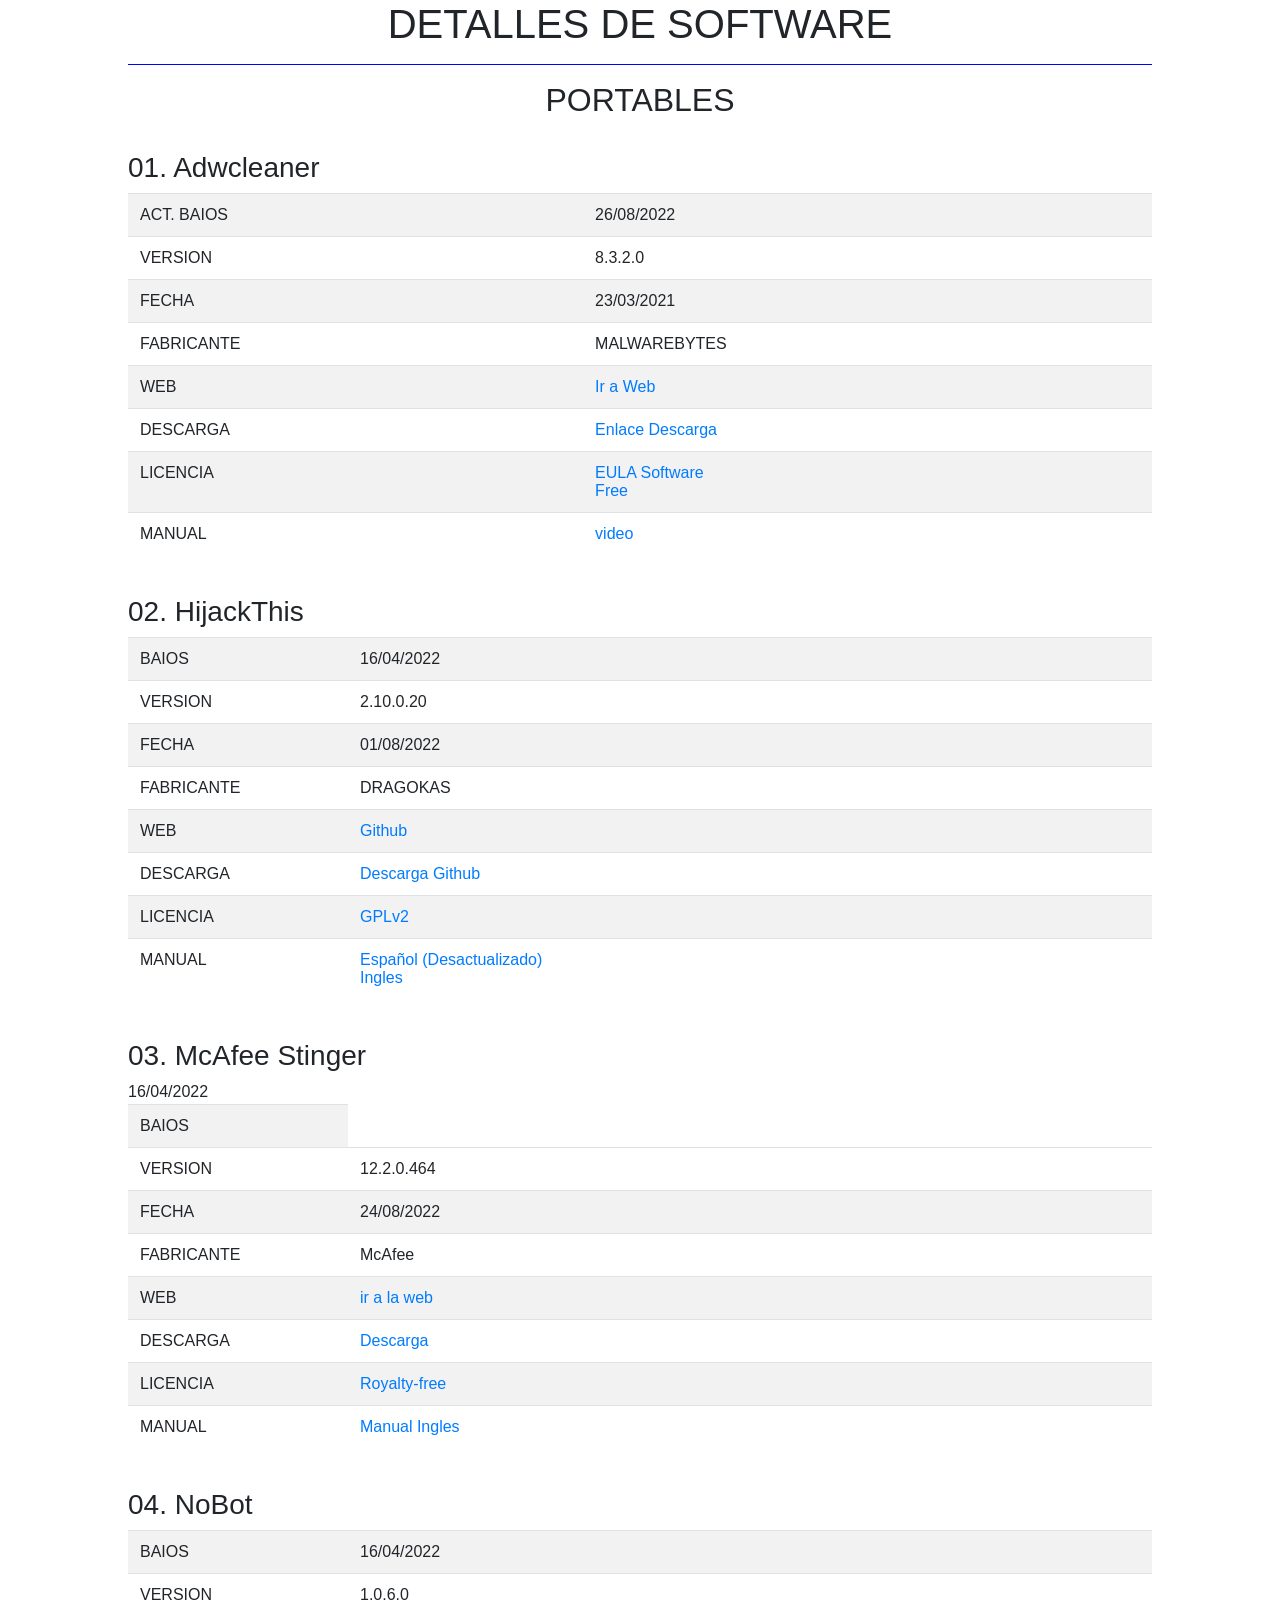
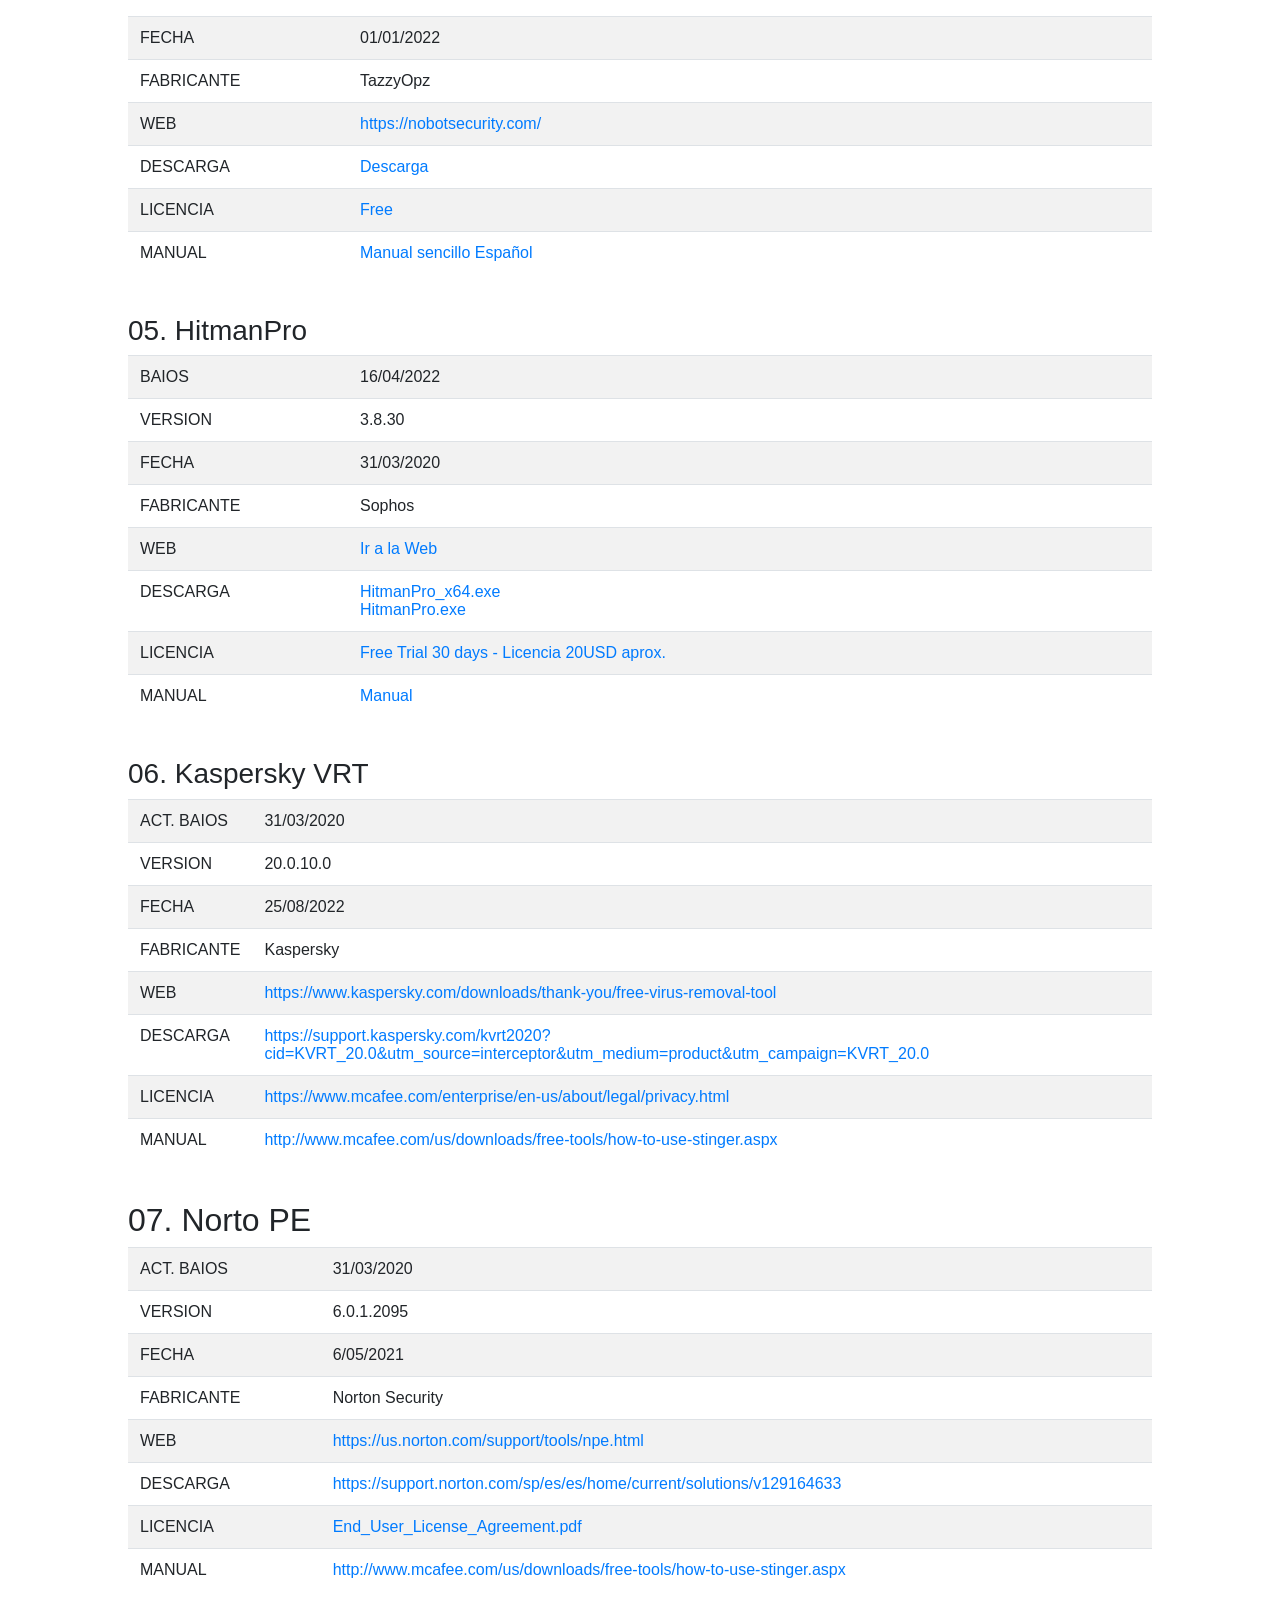
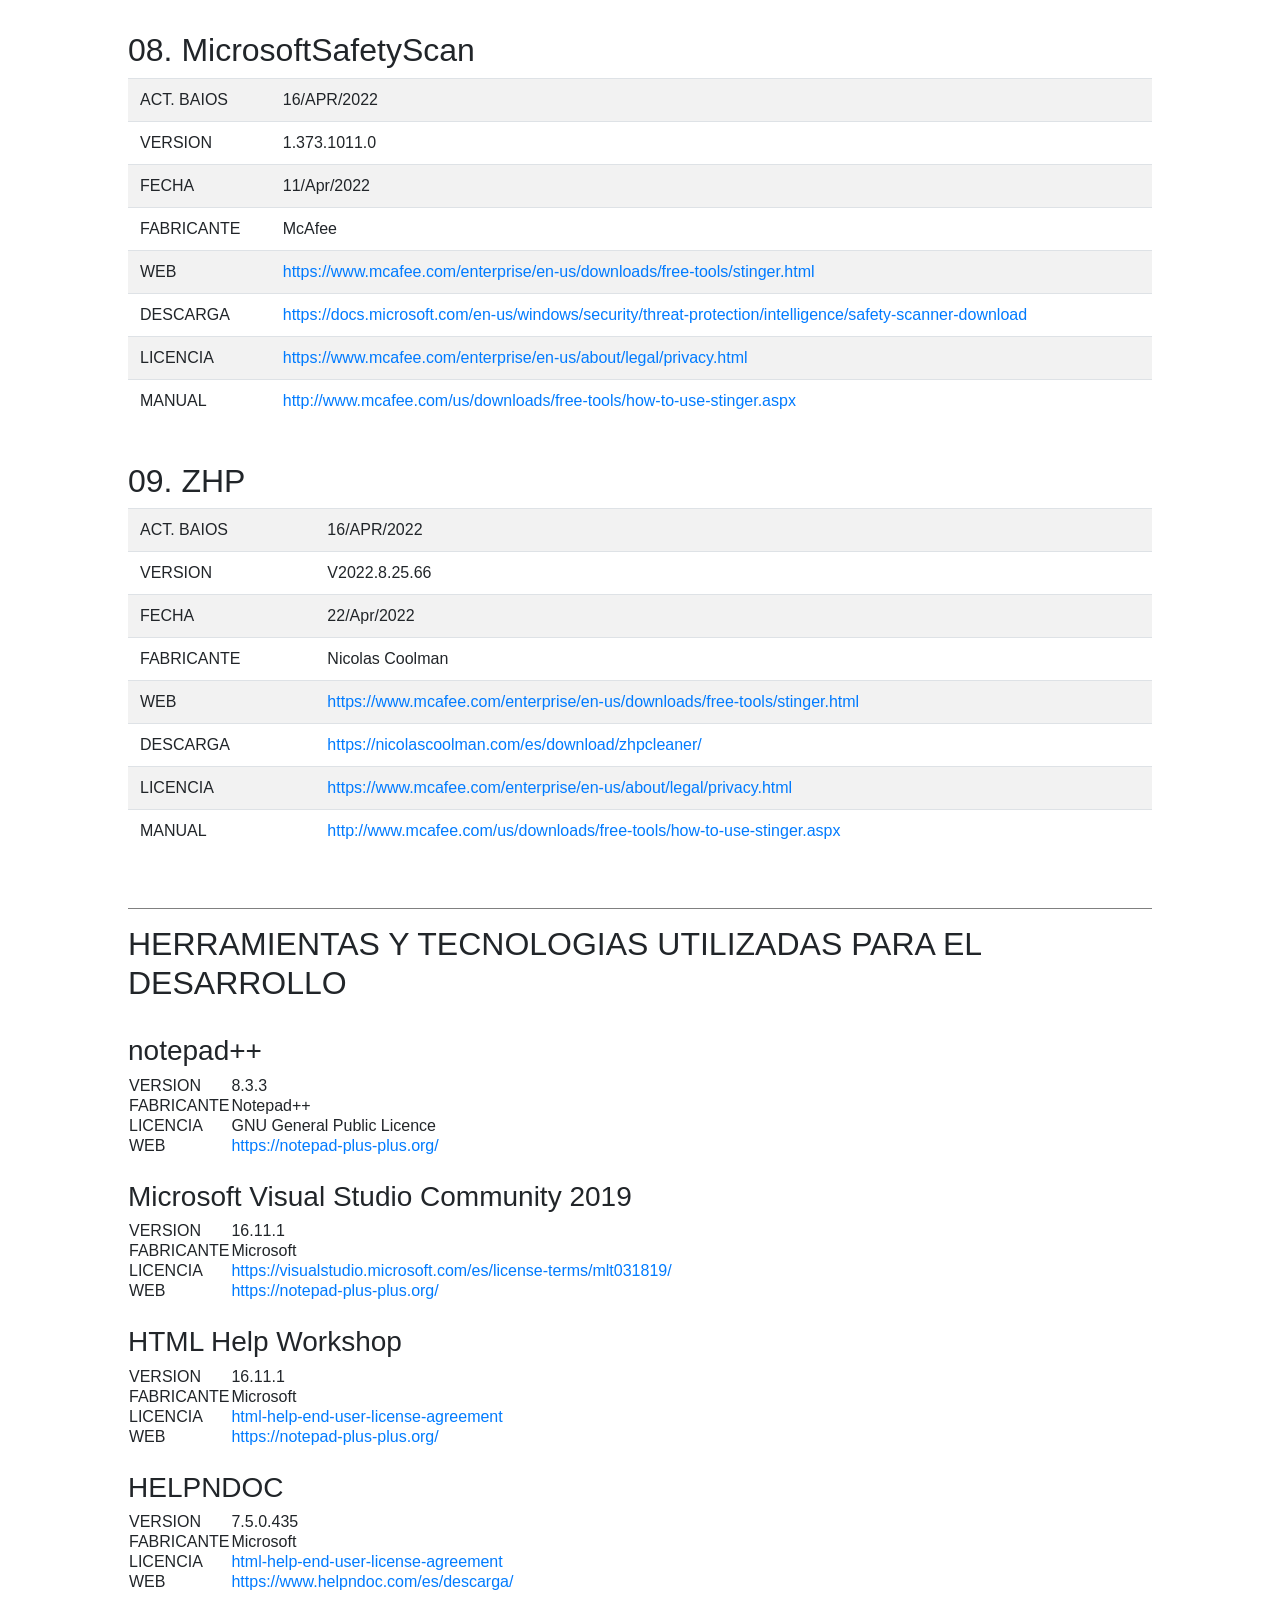
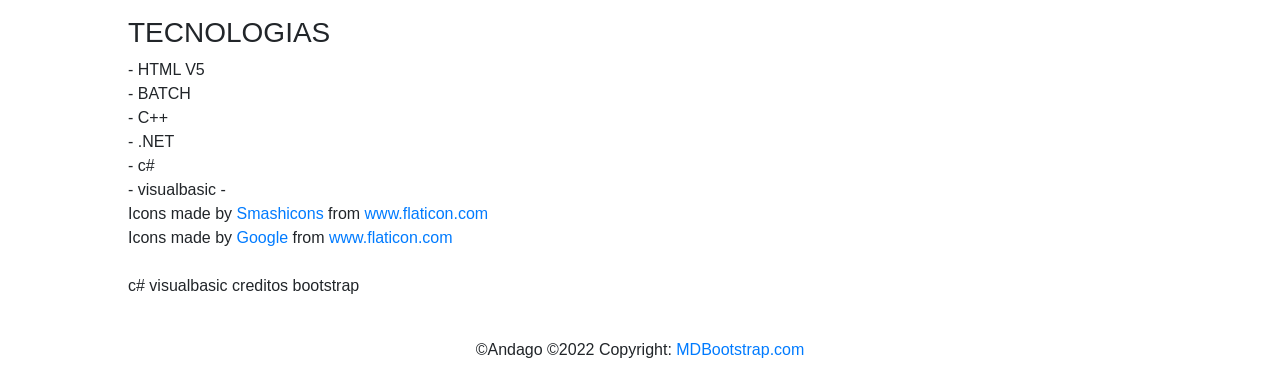
<file: Detalles de Software.html>
<html lang="es"
<head>

    <link rel="stylesheet" href="https://stackpath.bootstrapcdn.com/bootstrap/4.3.1/css/bootstrap.min.css" integrity="sha384-ggOyR0iXCbMQv3Xipma34MD+dH/1fQ784/j6cY/iJTQUOhcWr7x9JvoRxT2MZw1T" crossorigin="anonymous">
<style>

#content {
max-width:80%;
margin:auto;
}


</style>
</head>

<body lang=ES link=blue vlink=blue style='tab-interval:35.4pt'>

<div class=Section1>

<div id=content>

<h1 class="text-center">DETALLES DE SOFTWARE</h1>
<hr style="border-color:blue;">
<center><h2>PORTABLES</h2></center>
<BR>

<H3>01. Adwcleaner</H3>
	<table class="table table-striped">
	<tbody>
	 <tr>
		<td>ACT. BAIOS</td>
		<td>26/08/2022</td>
	  </tr>
	  <tr>
		<td>VERSION</td>
		<td>8.3.2.0</td>
	  </tr>
	  <tr>
		<td>FECHA</td>
		<td>23/03/2021</td>
	  </tr>
	  <tr>
		<td>FABRICANTE</td>
		<td>MALWAREBYTES</td>
	  </tr>
	  <tr>
		<td>WEB</td>
		<td><a href="https://es.malwarebytes.com/adwcleaner/" target="_blank" rel="noopener noreferrer">Ir a Web</a></td>
	  </tr>
		<tr>
		<td>DESCARGA</td>
		<td><a href="https://es.malwarebytes.com/adwcleaner/" target="_blank" rel="noopener noreferrer">Enlace Descarga</a></td>
	  </tr>
	  <tr>
		<td>LICENCIA</td>
		<td><a href="https://www.malwarebytes.com/adwcleaner/eula?x-source=adw&ADDITIONAL_x-source=adw" target="_blank" rel="noopener noreferrer">EULA Software
		</a><br>
		<a href="https://es.malwarebytes.com/eula/" target="_blank" rel="noopener noreferrer">Free
		</a></td>
		</tr>
	  <tr>
		<td>MANUAL</td>
		<td><a href="https://www.youtube.com/watch?v=0mf_8X0z0OE" target="_blank" rel="noopener noreferrer">video</a></td>
	  </tr>
	</tbody>
	</table>
<br>

<h3>02. HijackThis</H3>
	<table class="table table-striped">
	<tbody>
	  <tr>
		<td width="220px">BAIOS</td>
		<td>16/04/2022</td>
	  </tr>

	  <tr>
		<td>VERSION</td>
		<td>2.10.0.20</td>
	  </tr>
	  <tr>
		<td>FECHA</td>
		<td>01/08/2022</td>
	  </tr>
	  <tr>
		<td>FABRICANTE</td>
		<td>DRAGOKAS</td>
	  </tr>
	  <tr>
		<td>WEB</td>
		<td><a href="https://github.com/dragokas/hijackthis" target="_blank" rel="noopener noreferrer">Github</a></td>
	  </tr>
	  <tr>
		<td>DESCARGA</td>
		<td><a href="https://github.com/dragokas/hijackthis/raw/devel/binary/HiJackThis.exe" target="_blank" rel="noopener noreferrer">Descarga Github</a></td>
	  </tr>
	  <tr>
		<td>LICENCIA</td>
		<td><a href="https://github.com/dragokas/hijackthis/blob/devel/LICENSE.md" target="_blank" rel="noopener noreferrer">GPLv2</a><br></td>
	  </tr>
	  <tr>
		<td>MANUAL</td>
		<td><a href="https://www.bleepingcomputer.com/tutorials/como-usar-hijackthis/" target="_blank" rel="noopener noreferrer">Espa�ol (Desactualizado)</a><br>
		<a href="https://dragokas.com/tools/help/hjt_tutorial.html" target="_blank" rel="noopener noreferrer">Ingles</a></td>
	  </tr>
	  
	</tbody>
	</table>
<br>
<H3>03. McAfee Stinger</H3>
		<table class="table table-striped">
	<tbody>
	  <tr>
		<td width="220px">BAIOS</td>
		<td">16/04/2022</td>
	  </tr>
	  <tr>
		<td>VERSION</td>
		<td>12.2.0.464</td>
	  </tr>
	  <tr>
		<td>FECHA</td>
		<td>24/08/2022</td>
	  </tr>
	  <tr>
		<td>FABRICANTE</td>
		<td>McAfee</td>
	  </tr>
	  <tr>
		<td>WEB</td>
		<td><a href="https://www.mcafee.com/enterprise/en-us/downloads/free-tools/stinger.html" target="_blank" rel="noopener noreferrer">ir a la web</a></td>
	  </tr>
	  	  <tr>
		<td>DESCARGA</td>
		<td><a href="https://downloadcenter.mcafee.com/products/mcafee-avert/stinger/stinger32.exe" target="_blank" rel="noopener noreferrer">Descarga</a></td>
	  </tr>
	  <tr>
		<td>LICENCIA</td>
		<td><a href="https://www.mcafee.com/enterprise/en-us/about/legal/privacy.html" target="_blank" rel="noopener noreferrer">Royalty-free</a><br></td>
	  </tr>
	  <tr>
		<td>MANUAL</td>
		<td><a href="http://www.mcafee.com/us/downloads/free-tools/how-to-use-stinger.aspx" target="_blank" rel="noopener noreferrer">Manual Ingles</a></td>
	  </tr>
	</tbody>
	</table>
<BR>  
<H3>04. NoBot</H3>
		<table class="table table-striped">
	<tbody>
	  <tr>
		<td width="220px">BAIOS</td>
		<td class="tg-02ax">16/04/2022</td>
	  </tr>
	  <tr>
		<td>VERSION</td>
		<td>1.0.6.0</td>
	  </tr>
	  <tr>
		<td>FECHA</td>
		<td>01/01/2022</td>
	  </tr>
	  <tr>
		<td>FABRICANTE</td>
		<td>TazzyOpz</td>
	  </tr>
	  <tr>
		<td>WEB</td>
		<td><a href="https://nobotsecurity.com/" target="_blank" rel="noopener noreferrer">https://nobotsecurity.com/</a></td>
	  </tr>
	  <tr>
		<td>DESCARGA</td>
		<td><a href="https://nobotsecurity.com/Software/NoBot.exe" target="_blank" rel="noopener noreferrer">Descarga</a></td>
	  </tr>
	  <tr>
		<td>LICENCIA</td>
		<td><a href="" target="_blank" rel="noopener noreferrer">Free</a><br></td>
	  </tr>
	  <tr>
		<td>MANUAL</td>
		<td><a href="https://www.redeszone.net/2018/01/06/nobot-antivirus-portable/" target="_blank" rel="noopener noreferrer">Manual sencillo Espa�ol</a></td>
	  </tr>
	</tbody>
	</table>
<BR>  
<H3>05. HitmanPro</H3>
		<table class="table table-striped">
	<tbody>
	  <tr>
		<td width="220px">BAIOS</td>
		<td class="tg-02ax">16/04/2022</td>
	  </tr>

	  <tr>
		<td>VERSION</td>
		<td>3.8.30</td>
	  </tr>
	  <tr>
		<td>FECHA</td>
		<td>31/03/2020</td>
	  </tr>
	  <tr>
		<td>FABRICANTE</td>
		<td>Sophos</td>
	  </tr>
	  <tr>
		<td>WEB</td>
		<td><a href="Web	https://www.hitmanpro.com/en-us.aspx" target="_blank" rel="noopener noreferrer">Ir a la Web</a></td>
	  </tr>
		<tr>
		<td>DESCARGA</td>
		<td><a href="https://download.sophos.com/endpoint/clients/HitmanPro_x64.exe" target="_blank" rel="noopener noreferrer">	HitmanPro_x64.exe</a><br>
		<a href="https://download.sophos.com/endpoint/clients/HitmanPro.exe" target="_blank" rel="noopener noreferrer">	HitmanPro.exe</a>
		</td>
	  </tr>
	  <tr>
		<td>LICENCIA</td>
		<td><a href="https://www.sophos.com/en-us/legal/sophos-end-user-terms-of-use" target="_blank" rel="noopener noreferrer">Free Trial 30 days - Licencia 20USD aprox.</a><br></td>

	  </tr>
	  <tr>
		<td>MANUAL</td>
		<td><a href="https://forospyware.com/t/manual-de-hitmanpro/1564" target="_blank" rel="noopener noreferrer">Manual</a></td>
	  </tr>
	</tbody>
	</table>
<BR>  
<H3>06. Kaspersky VRT</H3>
		<table class="table table-striped">
	<tbody>
	  <tr>
		<td>ACT. BAIOS</td>
		<td class="tg-02ax">31/03/2020</td>
	  </tr>

	  <tr>
		<td>VERSION</td>
		<td>20.0.10.0</td>
	  </tr>
	  <tr>
		<td>FECHA</td>
		<td>25/08/2022</td>
	  </tr>
	  <tr>
		<td>FABRICANTE</td>
		<td>Kaspersky</td>
	  </tr>
	  <tr>
		<td>WEB</td>
		<td><a href="https://www.kaspersky.com/downloads/thank-you/free-virus-removal-tool" target="_blank" rel="noopener noreferrer">https://www.kaspersky.com/downloads/thank-you/free-virus-removal-tool</a></td>
	  </tr>
	  <tr>
		<td>DESCARGA</td>
		<td><a href="https://support.kaspersky.com/kvrt2020?cid=KVRT_20.0&utm_source=interceptor&utm_medium=product&utm_campaign=KVRT_20.0" target="_blank" rel="noopener noreferrer">		https://support.kaspersky.com/kvrt2020?cid=KVRT_20.0&utm_source=interceptor&utm_medium=product&utm_campaign=KVRT_20.0</a></td>
	  </tr>
	  <tr>
		<td>LICENCIA</td>
		<td><a href="https://www.mcafee.com/enterprise/en-us/about/legal/privacy.html" target="_blank" rel="noopener noreferrer">https://www.mcafee.com/enterprise/en-us/about/legal/privacy.html</a><br></td>
	  </tr>
	  <tr>
		<td>MANUAL</td>
		<td><a href="http://www.mcafee.com/us/downloads/free-tools/how-to-use-stinger.aspx" target="_blank" rel="noopener noreferrer">http://www.mcafee.com/us/downloads/free-tools/how-to-use-stinger.aspx</a></td>
	  </tr>
	</tbody>
	</table>
<BR>  
<H2>07. Norto PE</H2>
		<table class="table table-striped">
	<tbody>
	  <tr>
		<td>ACT. BAIOS</td>
		<td class="tg-02ax">31/03/2020</td>
	  </tr>

	  <tr>
		<td>VERSION</td>
		<td>6.0.1.2095</td>
	  </tr>
	  <tr>
		<td>FECHA</td>
		<td>6/05/2021</td>
	  </tr>
	  <tr>
		<td>FABRICANTE</td>
		<td>Norton Security</td>
	  </tr>
	  <tr>
		<td>WEB</td>
		<td><a href="https://us.norton.com/support/tools/npe.html" target="_blank" rel="noopener noreferrer">https://us.norton.com/support/tools/npe.html</a></td>
	  </tr>
	  <tr>
			<td>DESCARGA</td>
			<td><a href="https://support.norton.com/sp/es/es/home/current/solutions/v129164633" target="_blank" rel="noopener noreferrer">https://support.norton.com/sp/es/es/home/current/solutions/v129164633</a></td>
		  </tr>
	  <tr>
		<td>LICENCIA</td>
		<td class="tg-02ax"><a href="https://buy-download.norton.com/downloads/public/lam_spanish/tools/eula/cps_tool_4_0/End_User_License_Agreement.pdf" target="_blank" rel="noopener noreferrer">End_User_License_Agreement.pdf</a><br></td>
	  </tr>
	  <tr>
		<td>MANUAL</td>
		<td><a href="http://www.mcafee.com/us/downloads/free-tools/how-to-use-stinger.aspx" target="_blank" rel="noopener noreferrer">http://www.mcafee.com/us/downloads/free-tools/how-to-use-stinger.aspx</a></td>
	  </tr>
	</tbody>
	</table>
<BR>  
<H2>08. MicrosoftSafetyScan</H2>
	<table class="table table-striped">
<tbody>
  <tr>
    <td>ACT. BAIOS</td>
    <td class="tg-02ax">16/APR/2022</td>
  </tr>

  <tr>
    <td>VERSION</td>
    <td>1.373.1011.0</td>
  </tr>
  <tr>
    <td>FECHA</td>
    <td>11/Apr/2022</td>
  </tr>
  <tr>
    <td>FABRICANTE</td>
    <td>McAfee</td>
  </tr>
  <tr>
    <td>WEB</td>
    <td><a href="https://www.mcafee.com/enterprise/en-us/downloads/free-tools/stinger.html" target="_blank" rel="noopener noreferrer">https://www.mcafee.com/enterprise/en-us/downloads/free-tools/stinger.html</a></td>
  </tr>
  <tr>
		<td>DESCARGA</td>
		<td><a href="https://docs.microsoft.com/en-us/windows/security/threat-protection/intelligence/safety-scanner-download" target="_blank" rel="noopener noreferrer">https://docs.microsoft.com/en-us/windows/security/threat-protection/intelligence/safety-scanner-download</a></td>
	  </tr>
  <tr>
    <td>LICENCIA</td>
    <td><a href="https://privacy.microsoft.com/en-us/privacystatement#mainsecurityandsafetyfeaturesmodule" target="_blank" rel="noopener noreferrer">https://www.mcafee.com/enterprise/en-us/about/legal/privacy.html</a><br></td>
  </tr>
  <tr>
    <td>MANUAL</td>
    <td><a href="http://www.mcafee.com/us/downloads/free-tools/how-to-use-stinger.aspx" target="_blank" rel="noopener noreferrer">http://www.mcafee.com/us/downloads/free-tools/how-to-use-stinger.aspx</a></td>
  </tr>
</tbody>
</table>
<BR>  
<H2>09. ZHP</H2>
<table class="table table-striped">
<tbody>
  <tr>
    <td>ACT. BAIOS</td>
    <td class="tg-02ax">16/APR/2022</td>
  </tr>

  <tr>
    <td>VERSION</td>
    <td>V2022.8.25.66</td>
  </tr>
  <tr>
    <td>FECHA</td>
    <td>22/Apr/2022</td>
  </tr>
  <tr>
    <td>FABRICANTE</td>
    <td>Nicolas Coolman</td>
  </tr>
  <tr>
    <td>WEB</td>
    <td><a href="https://www.mcafee.com/enterprise/en-us/downloads/free-tools/stinger.html" target="_blank" rel="noopener noreferrer">https://www.mcafee.com/enterprise/en-us/downloads/free-tools/stinger.html</a></td>
  </tr>
  <tr>
		<td>DESCARGA</td>
		<td><a href="https://nicolascoolman.com/es/download/zhpcleaner/" target="_blank" rel="noopener noreferrer">https://nicolascoolman.com/es/download/zhpcleaner/</a></td>
	  </tr>
  <tr>
    <td>LICENCIA</td>
    <td><a href="https://www.mcafee.com/enterprise/en-us/about/legal/privacy.html" target="_blank" rel="noopener noreferrer">https://www.mcafee.com/enterprise/en-us/about/legal/privacy.html</a><br></td>
  </tr>
  <tr>
    <td>MANUAL</td>
    <td><a href="http://www.mcafee.com/us/downloads/free-tools/how-to-use-stinger.aspx" target="_blank" rel="noopener noreferrer">http://www.mcafee.com/us/downloads/free-tools/how-to-use-stinger.aspx</a></td>
  </tr>
</tbody>
</table>
<BR>  
<hr style="border-color:gray;">

<h2>HERRAMIENTAS Y TECNOLOGIAS UTILIZADAS PARA EL DESARROLLO</h2>
<br>
<h3>notepad++</h3>
<table>
<tbody>
  <tr>
    <td>VERSION</td>
    <td>8.3.3</td>
  </tr>
  <tr>
    <td>FABRICANTE</td>
    <td>Notepad++</td>
  </tr>
  <tr>
    <td>LICENCIA</td>
    <td>GNU General Public Licence</td>
  </tr>
  <tr>
    <td>WEB</td>
    <td><a href="https://notepad-plus-plus.org/" target="_blank" rel="noopener noreferrer">https://notepad-plus-plus.org/</a></td>
  </tr>
</tbody>
</table>
<br>
<h3>Microsoft Visual Studio Community 2019</h3>
<table>
<tbody>
  <tr>
    <td>VERSION</td>
    <td>16.11.1</td>
  </tr>
  <tr>
    <td>FABRICANTE</td>
    <td>Microsoft</td>
  </tr>
  <tr>
    <td>LICENCIA</td>
    <td><a href="https://visualstudio.microsoft.com/es/license-terms/mlt031819/" target="_blank" rel="noopener noreferrer">https://visualstudio.microsoft.com/es/license-terms/mlt031819/</a></td>
  </tr>
  <tr>
    <td>WEB</td>
    <td><a href="https://notepad-plus-plus.org/" target="_blank" rel="noopener noreferrer">https://notepad-plus-plus.org/</a></td>
  </tr>
</tbody>
</table>
<br>

<h3>HTML Help Workshop</h3>
<table>
<tbody>
  <tr>
    <td>VERSION</td>
    <td>16.11.1</td>
  </tr>
  <tr>
    <td>FABRICANTE</td>
    <td>Microsoft</td>
  </tr>
  <tr>
    <td>LICENCIA</td>
    <td><a href="https://docs.microsoft.com/en-us/previous-versions/windows/desktop/htmlhelp/html-help-end-user-license-agreement" target="_blank" rel="noopener noreferrer">html-help-end-user-license-agreement</a></td>
  </tr>
  <tr>
    <td>WEB</td>
    <td><a href="https://notepad-plus-plus.org/" target="_blank" rel="noopener noreferrer">https://notepad-plus-plus.org/</a></td>
  </tr>
</tbody>
</table>
<br>
<h3>HELPNDOC</h3>
<table>
<tbody>
  <tr>
    <td>VERSION</td>
    <td>7.5.0.435</td>
  </tr>
  <tr>
    <td>FABRICANTE</td>
    <td>Microsoft</td>
  </tr>
  <tr>
    <td>LICENCIA</td>
    <td><a href="https://docs.microsoft.com/en-us/previous-versions/windows/desktop/htmlhelp/html-help-end-user-license-agreement" target="_blank" rel="noopener noreferrer">html-help-end-user-license-agreement</a></td>
  </tr>
  <tr>
    <td>WEB</td>
    <td><a href="https://www.helpndoc.com/es/descarga/" target="_blank" rel="noopener noreferrer">https://www.helpndoc.com/es/descarga/</a></td>
  </tr>
</tbody>
</table>
<br>


<H3>TECNOLOGIAS</H3>
- HTML V5
<BR>
- BATCH
<BR>
- C++
<BR>
- .NET
<br>
- c#
<br>
- visualbasic
- 
<br>

<div>Icons made by <a href="https://www.flaticon.com/authors/smashicons" title="Smashicons">Smashicons</a> from <a href="https://www.flaticon.com/" title="Flaticon">www.flaticon.com</a></div>
<div>Icons made by <a href="https://www.flaticon.com/authors/google" title="google">Google</a> from <a href="https://www.flaticon.com/" title="Flaticon">www.flaticon.com</a></div>
<br>

c#
visualbasic

creditos bootstrap
<BR>
<BR>


<!-- Footer -->
<footer class="page-footer font-small blue">

  <!-- Copyright -->
  <div class="footer-copyright text-center py-3">�Andago  �2022 Copyright:
    <a href="/"> MDBootstrap.com</a>
  </div>
  <!-- Copyright -->

</footer>
<!-- Footer -->


</div>

</body>
</html>
</file>
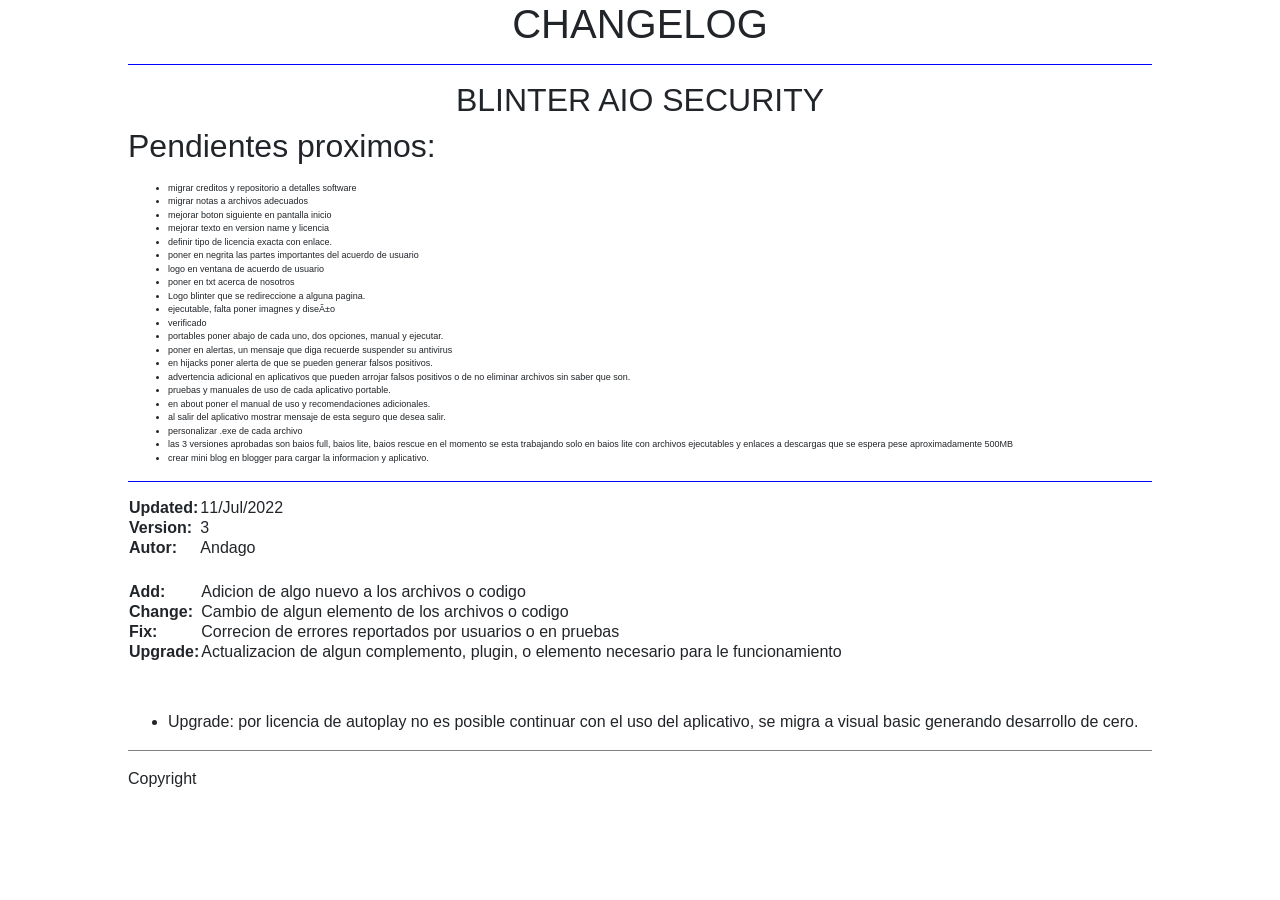
<file: docs/archive/Changelog-v3.html>
<html lang="es"
<head>

    <link rel="stylesheet" href="https://stackpath.bootstrapcdn.com/bootstrap/4.3.1/css/bootstrap.min.css" integrity="sha384-ggOyR0iXCbMQv3Xipma34MD+dH/1fQ784/j6cY/iJTQUOhcWr7x9JvoRxT2MZw1T" crossorigin="anonymous">
<style>

#content {
max-width:80%;
margin:auto;
}
#prox {
font-size: 9;
}
</style>
</head>
<body lang=ES link=blue vlink=blue style='tab-interval:35.4pt'>
<div class=Section1>
<div id=content>
<h1 class="text-center">CHANGELOG</h1>
<hr style="border-color:blue;">
<center><h2>BLINTER AIO SECURITY</h2></center>
<h2>Pendientes proximos:</h2>
<p>
<div id=prox>
<ul>
<li>migrar creditos y repositorio a detalles software</li>
<li>migrar notas a archivos adecuados</li>
<li>mejorar boton siguiente en pantalla inicio</li>
<li>mejorar texto en version name y licencia</li>
<li>definir tipo de licencia exacta con enlace.</li>
<li>poner en negrita las partes importantes del acuerdo de usuario</li>
<li>logo en ventana de acuerdo de usuario</li>
<li>poner en txt acerca de nosotros</li>
<li>Logo blinter que se redireccione a alguna pagina.</li>
<li>ejecutable, falta poner imagnes y diseño</li>
<li>verificado</li>
<li>portables poner abajo de cada uno, dos opciones, manual y ejecutar.</li>
<li>poner en alertas, un mensaje que diga recuerde suspender su antivirus</li>
<li>en hijacks poner alerta de que se pueden generar falsos positivos. </li>
<li>advertencia adicional en aplicativos que pueden arrojar falsos positivos o de no eliminar archivos sin saber que son.</li>
<li>pruebas y manuales de uso de cada aplicativo portable.</li>
<li>en about poner el manual de uso y recomendaciones adicionales.</li>
<li>al salir del aplicativo mostrar mensaje de esta seguro que desea salir.</li>
<li>personalizar .exe de cada archivo</li>
<li>las 3 versiones aprobadas son baios full, baios lite, baios rescue en el momento se esta trabajando solo en baios lite con archivos ejecutables y enlaces a descargas que se espera pese aproximadamente 500MB</li>
<li>crear mini blog en blogger para cargar la informacion y aplicativo.</li>
</ul>
</div>
</p>

<hr style="border-color:blue;">

<table class="default">
  <tr>
    <th> Updated:  </th>
    <td>11/Jul/2022</th>
  </tr>
  <tr>
    <th>Version:</th>
    <td>3</th>
  </tr>
    <tr>
    <th>Autor:</th>
    <td>Andago</th>
  </tr>
</table>

<BR>

<table class="default">
  <tr>
    <th>Add:</th>
    <td>Adicion de algo nuevo a los archivos o codigo </td>
  </tr>
  <tr>
    <th>Change:</th>
    <td>Cambio de algun elemento de los archivos o codigo</td>
  </tr>
    <tr>
    <th>Fix:</th>
    <td>Correcion de errores reportados por usuarios o en pruebas </td>
  </tr>
    <tr>
    <th>Upgrade:</th>
    <td>Actualizacion de algun complemento, plugin, o elemento necesario para le funcionamiento</td>
  </tr>
</table>
<BR>
<BR>
<ul>
<li>Upgrade: por licencia de autoplay no es posible continuar con el uso del aplicativo, se migra a visual basic generando desarrollo de cero.</li>
</UL>
<hr style="border-color:gray;">

<footer>Copyright
</footer>
</div>
</div>
</body>
</html>
</file>
<file: website/css/baios.css>
:root {
  --blue: #1744a1;
  --blue-soft: #9aabd4;
  --indigo: #3f51b5;
  --text: #212121;
  --muted: #5f6368;
  --bg: #ffffff;
  --bg-alt: #f2f2f2;
  --line: #e9e8e8;
  --font: "Lato", sans-serif;
  --font-brand: "Arvo", serif;
}

html {
  scroll-behavior: smooth;
}

body {
  font-family: var(--font);
  font-size: 15px;
  color: var(--text);
  background: var(--bg);
}

.navbar-baios {
  background: var(--blue);
  padding-top: 8px;
  padding-bottom: 8px;
}

.navbar-baios .navbar-brand {
  display: flex;
  align-items: center;
  color: #fff;
  font-family: var(--font-brand);
  font-size: 26px;
  font-weight: 400;
}

.navbar-baios .navbar-brand:hover {
  color: #d6def2;
}

.navbar-baios .navbar-brand img {
  height: 32px;
  width: auto;
  margin-right: 10px;
}

.navbar-baios .nav-link {
  color: #fff;
  font-size: 16px;
  font-weight: 700;
  letter-spacing: normal;
  text-transform: none;
}

.navbar-baios .nav-link:hover {
  color: #d6def2;
}

.navbar-baios .navbar-toggler {
  color: #fff;
  border: 1px solid rgba(255, 255, 255, 0.45);
  padding: 6px 10px;
}

.hero {
  padding: 140px 0 88px;
  background: var(--bg);
  color: var(--text);
}

.hero-logo {
  height: 96px;
  width: auto;
  margin-bottom: 20px;
}

.hero h1 {
  margin: 0;
  font-family: var(--font-brand);
  font-size: 72px;
  font-weight: 400;
  letter-spacing: 4px;
  color: var(--blue-soft);
}

.hero-name {
  color: var(--muted);
  font-size: 22px;
  letter-spacing: 0.4px;
  margin-bottom: 16px;
}

.hero-lead {
  max-width: 640px;
  margin: 0 auto 28px;
  color: var(--muted);
  font-size: 16px;
  font-style: italic;
  line-height: 1.6;
}

.hero-actions .btn {
  margin: 0 8px 8px;
}

.btn-baios {
  background: var(--blue);
  border: 1px solid var(--blue);
  color: #fff;
  font-weight: 700;
  padding: 10px 22px;
  border-radius: 2px;
}

.btn-baios:hover,
.btn-baios:focus {
  background: var(--indigo);
  border-color: var(--indigo);
  color: #fff;
}

.btn-ghost {
  background: transparent;
  border: 1px solid var(--blue);
  color: var(--blue);
  font-weight: 700;
  padding: 10px 22px;
  border-radius: 2px;
}

.btn-ghost:hover,
.btn-ghost:focus {
  background: rgba(23, 68, 161, 0.08);
  border-color: var(--blue);
  color: var(--blue);
}

.section {
  padding: 88px 0;
}

.section-alt {
  background: var(--bg-alt);
}

.section-title {
  text-align: center;
  font-family: var(--font);
  font-weight: 700;
  font-size: 28px;
  color: var(--text);
  margin-bottom: 12px;
}

.section-lead {
  text-align: center;
  color: var(--muted);
  max-width: 720px;
  margin: 0 auto 40px;
  line-height: 1.7;
}

.point {
  text-align: center;
  margin-bottom: 28px;
}

.point i,
.card-rec i {
  font-size: 28px;
  color: var(--blue);
  margin-bottom: 12px;
}

.point h3,
.card-rec h3 {
  font-size: 20px;
  font-weight: 700;
  color: var(--blue);
  margin-bottom: 8px;
}

.point p,
.card-rec p {
  color: var(--muted);
  line-height: 1.6;
  margin: 0;
}

.card-rec {
  background: #fff;
  border: 1px solid var(--line);
  border-radius: 2px;
  padding: 28px 22px 24px;
  height: 100%;
  margin-bottom: 24px;
}

.card-rec i {
  font-size: 32px;
  display: block;
}

#contacto a {
  color: var(--blue);
  font-weight: 700;
}

#contacto a:hover {
  color: var(--indigo);
  text-decoration: none;
}

.contact-mail {
  font-size: 20px;
  display: inline-block;
  margin: 8px 0 16px;
}

.footer {
  background: var(--blue);
  padding: 28px 0;
  color: rgba(255, 255, 255, 0.78);
}

.footer-brand {
  display: inline-flex;
  align-items: center;
  color: #fff;
  font-family: var(--font-brand);
  font-weight: 400;
  font-size: 22px;
}

.footer-brand:hover {
  color: #d6def2;
  text-decoration: none;
}

.footer-brand img {
  height: 28px;
  margin-right: 8px;
}

.footer p {
  margin: 16px 0 0;
}

.footer a {
  color: #fff;
  font-weight: 700;
}

.footer a:hover {
  color: #d6def2;
}

@media (max-width: 768px) {
  .hero {
    padding: 110px 0 64px;
  }

  .hero h1 {
    font-size: 44px;
    letter-spacing: 2px;
  }

  .hero-logo {
    height: 72px;
  }

  .section {
    padding: 64px 0;
  }
}
</file>
<file: website/presentacion/css/presentacion.css>
:root {
  --blue: #1744a1;
  --blue-soft: #9aabd4;
  --indigo: #3f51b5;
  --text: #212121;
  --muted: #5f6368;
  --bg: #ffffff;
  --bg-alt: #f2f2f2;
  --line: #e9e8e8;
  --font: "Lato", sans-serif;
  --font-brand: "Arvo", serif;
}

*,
*::before,
*::after {
  box-sizing: border-box;
}

html,
body {
  margin: 0;
  height: 100%;
}

body {
  display: flex;
  flex-direction: column;
  font-family: var(--font);
  color: var(--text);
  background: var(--blue);
}

a {
  color: var(--blue);
}

.deck {
  flex: 1 1 auto;
  min-height: 0;
  position: relative;
}

.slide {
  display: none;
  position: absolute;
  inset: 0;
  width: 100%;
  padding: 32px 72px 20px;
  overflow: auto;
  background: var(--bg);
  color: var(--text);
}

.slide.is-active {
  display: flex;
  align-items: stretch;
}

.slide--cover {
  background: var(--bg);
  color: var(--text);
}

.slide-inner {
  width: 100%;
  max-width: 1120px;
  margin: 0 auto;
  display: flex;
  flex-direction: column;
  justify-content: flex-start;
}

.slide-inner--center {
  align-items: center;
  text-align: center;
  justify-content: center;
}

.cover-logo {
  height: 96px;
  width: auto;
  margin-bottom: 20px;
}

.cover-logo--sm {
  height: 72px;
}

.slide--cover h1 {
  margin: 0;
  font-family: var(--font-brand);
  font-size: 72px;
  font-weight: 400;
  letter-spacing: 4px;
  color: var(--blue-soft);
}

.cover-name {
  color: var(--muted);
  font-family: var(--font);
  font-size: 22px;
  font-weight: 400;
  letter-spacing: 0.4px;
  margin: 8px 0 16px;
}

.cover-tag {
  max-width: 640px;
  margin: 0;
  color: var(--muted);
  font-size: 18px;
  font-style: italic;
  line-height: 1.45;
}

.cover-meta {
  margin-top: 36px;
  font-size: 13px;
  font-weight: 700;
  letter-spacing: 1px;
  text-transform: uppercase;
  color: var(--blue);
}

.cover-close {
  margin: 8px 0 4px;
  font-family: var(--font);
  font-size: 36px;
  font-weight: 700;
  color: var(--text);
}

.cover-contact {
  margin: 6px 0;
  font-size: 20px;
}

.cover-contact a {
  color: var(--blue);
  text-decoration: none;
  border-bottom: 1px solid rgba(23, 68, 161, 0.35);
}

.cover-contact a:hover {
  color: var(--indigo);
  border-bottom-color: var(--indigo);
}

.kicker {
  margin: 0 0 8px;
  color: var(--blue);
  font-size: 13px;
  font-weight: 700;
  letter-spacing: 1.6px;
  text-transform: uppercase;
}

.slide h2 {
  margin: 0 0 12px;
  font-family: var(--font);
  font-size: 36px;
  font-weight: 700;
  letter-spacing: 0;
  color: var(--text);
}

.slide--cover h2 {
  color: var(--text);
}

.lead {
  margin: 0 0 28px;
  max-width: 820px;
  color: var(--muted);
  font-size: 18px;
  line-height: 1.55;
}

.grid-list {
  display: grid;
  grid-template-columns: 1fr 1fr;
  gap: 14px 28px;
  margin: 0;
  padding: 0;
  list-style: none;
}

.grid-list li {
  display: flex;
  align-items: flex-start;
  gap: 12px;
  font-size: 17px;
  line-height: 1.4;
  background: var(--bg-alt);
  border: 1px solid var(--line);
  border-radius: 2px;
  padding: 16px 18px;
}

.grid-list i,
.card i,
.not-list li::before {
  color: var(--blue);
}

.grid-list i {
  font-size: 20px;
  margin-top: 2px;
  width: 22px;
  text-align: center;
  flex-shrink: 0;
}

.cards {
  display: grid;
  gap: 16px;
}

.cards--2 {
  grid-template-columns: 1fr 1fr;
}

.cards--3 {
  grid-template-columns: 1fr 1fr 1fr;
}

.card {
  background: var(--bg-alt);
  border: 1px solid var(--line);
  border-radius: 2px;
  padding: 16px 16px 14px;
}

.card--mode {
  padding: 28px 24px;
}

.card i {
  font-size: 26px;
  display: block;
  margin-bottom: 10px;
}

.card h3 {
  margin: 0 0 8px;
  font-size: 18px;
  font-weight: 700;
  color: var(--blue);
}

.card p {
  margin: 0;
  color: var(--muted);
  font-size: 15px;
  line-height: 1.55;
}

.not-list,
.principle-list {
  margin: 0;
  padding: 0;
  list-style: none;
}

.not-list li,
.principle-list li {
  position: relative;
  padding: 12px 0 12px 28px;
  border-bottom: 1px solid var(--line);
  font-size: 17px;
  line-height: 1.5;
}

.not-list li:last-child,
.principle-list li:last-child {
  border-bottom: 0;
}

.not-list li::before {
  content: "\f00d";
  font-family: FontAwesome;
  position: absolute;
  left: 0;
  top: 14px;
  font-size: 14px;
}

.principle-list li::before {
  content: "\f00c";
  font-family: FontAwesome;
  color: var(--blue);
  position: absolute;
  left: 0;
  top: 14px;
  font-size: 14px;
}

.flow {
  display: flex;
  flex-wrap: wrap;
  gap: 10px;
  margin: 8px 0 0;
  padding: 0;
  list-style: none;
}

.flow li {
  flex: 1 1 110px;
  display: flex;
  flex-direction: column;
  align-items: center;
  text-align: center;
  gap: 10px;
  background: var(--bg-alt);
  border: 1px solid var(--line);
  border-radius: 2px;
  padding: 20px 10px 16px;
  font-size: 14px;
  font-weight: 700;
  color: var(--text);
}

.flow span {
  display: flex;
  align-items: center;
  justify-content: center;
  width: 36px;
  height: 36px;
  border-radius: 50%;
  background: var(--blue);
  color: #fff;
  font-size: 16px;
}

.footnote {
  margin: 20px 0 0;
  color: var(--muted);
  font-size: 14px;
}

.chrome {
  flex: 0 0 auto;
  font-family: var(--font);
}

.chrome-home {
  margin-right: auto;
  color: #fff;
  text-decoration: none;
  font-family: var(--font-brand);
  font-weight: 400;
  font-size: 16px;
  letter-spacing: 0;
  text-transform: none;
  padding: 6px 4px;
}

.chrome-home:hover {
  color: #d6def2;
}

.chrome-progress {
  height: 3px;
  background: rgba(255, 255, 255, 0.22);
}

.chrome-progress span {
  display: block;
  height: 100%;
  width: 8.33%;
  background: #fff;
}

.chrome-bar {
  display: flex;
  align-items: center;
  justify-content: center;
  gap: 12px;
  padding: 10px 20px 8px;
  background: var(--blue);
}

.chrome-btn {
  background: transparent;
  border: 1px solid rgba(255, 255, 255, 0.55);
  color: #fff;
  cursor: pointer;
  padding: 6px 12px;
  border-radius: 2px;
  font-family: var(--font);
  font-size: 14px;
  font-weight: 700;
}

.chrome-btn:hover,
.chrome-btn:focus {
  border-color: #fff;
  color: #fff;
  background: rgba(255, 255, 255, 0.12);
}

.chrome-btn:disabled {
  opacity: 0.35;
  cursor: default;
}

.chrome-btn--print {
  margin-left: auto;
  background: #fff;
  border-color: #fff;
  color: var(--blue);
}

.chrome-btn--print:hover,
.chrome-btn--print:focus {
  background: #e8eef8;
  border-color: #e8eef8;
  color: var(--blue);
}

.chrome-count {
  margin: 0;
  min-width: 64px;
  text-align: center;
  color: #fff;
  font-size: 13px;
  font-weight: 700;
  letter-spacing: 1px;
}

.chrome-dots {
  display: flex;
  justify-content: center;
  flex-wrap: wrap;
  gap: 6px;
  margin: 0;
  padding: 0 16px 12px;
  list-style: none;
  background: var(--blue);
}

.chrome-dots button {
  width: 9px;
  height: 9px;
  padding: 0;
  border: 0;
  border-radius: 50%;
  background: rgba(255, 255, 255, 0.35);
  cursor: pointer;
}

.chrome-dots button.is-active,
.chrome-dots button:hover {
  background: #fff;
}

@media (max-width: 900px) {
  .slide {
    padding: 28px 24px;
    overflow-y: auto;
  }

  .slide-inner {
    justify-content: flex-start;
  }

  .slide--cover .slide-inner {
    justify-content: center;
  }

  .slide--cover h1 {
    font-size: 40px;
  }

  .slide h2 {
    font-size: 26px;
  }

  .lead {
    font-size: 16px;
    margin-bottom: 18px;
  }

  .cards--3 {
    grid-template-columns: 1fr 1fr;
  }

  .flow li {
    flex: 1 1 40%;
  }

  .chrome-btn--print {
    font-size: 12px;
  }
}

@media (max-width: 640px) {
  .cards--3,
  .cards--2,
  .grid-list {
    grid-template-columns: 1fr;
  }

  .grid-list {
    gap: 8px;
  }

  .grid-list li,
  .card {
    padding: 12px 14px;
  }

  .card i {
    font-size: 20px;
    margin-bottom: 6px;
  }
}

@page {
  size: landscape;
  margin: 0;
}

@media print {
  html,
  body {
    display: block;
    height: auto;
    background: #fff;
    -webkit-print-color-adjust: exact;
    print-color-adjust: exact;
  }

  .chrome {
    display: none !important;
  }

  .deck {
    height: auto;
  }

  .slide {
    position: relative;
    inset: auto;
    height: 100vh;
    display: flex !important;
    page-break-after: always;
    break-after: page;
    width: 100%;
    overflow: hidden;
    padding: 40px 56px;
  }

  .slide:last-child {
    page-break-after: auto;
    break-after: auto;
  }
}
</file>
